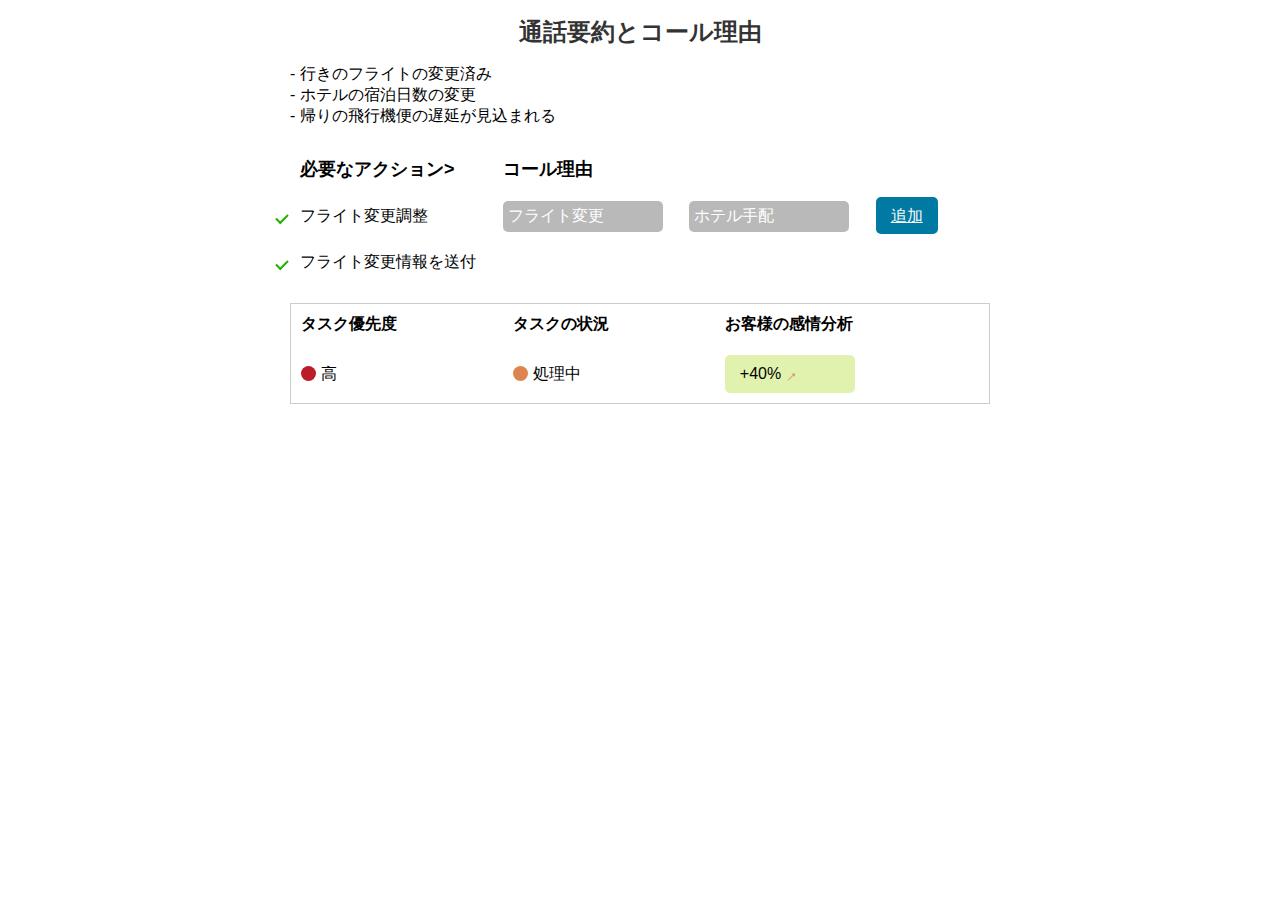
<file: call_sum_gbt.html>
<!DOCTYPE html>
<html lang="ja">
<head>
  <meta charset="utf-8">
  <title>通話要約とコール理由</title>
  <link rel="stylesheet" href="style/call_sum2.css">
</head>

<body>

  <div class="container">
    <h1>通話要約とコール理由</h1>

<ul>
<li class="sum">行きのフライトの変更済み</li>
<li class="sum">ホテルの宿泊日数の変更</li>
<li class="sum">帰りの飛行機便の遅延が見込まれる</li>
</ul>

    <table>
      <thead>
        <tr>
          <th><div class="title">必要なアクション></div></th>
          <th><div class="title">コール理由</div></th>
        </tr>
      </thead>
      <tbody>
        <tr>
          <td><ul><li class="check">フライト変更調整</li></ul> </td>
          <td><div class="selection">フライト変更 </div></td>
          <td><div class="selection">ホテル手配 </div></td>
          <td><div class="action"><a href="#" id="btnSend" class="btn btn--navy" onclick="sendRequest(' ')"> 追加</a></div></td>
        </tr>
        <tr>
          <td><ul><li class="check">フライト変更情報を送付</li></ul></td>
        </tr>
      </tbody>
    </table>

    <table class="border">
      <thead>
        <tr>
          <th>タスク優先度</th>
          <th>タスクの状況</th>
          <th>お客様の感情分析</th>
        </tr>
      </thead>
      <tbody>
        <tr>
          <td><li class="stred">高 </li></td>
          <td><li class="stora">処理中 </li></td>
          <td><li class="senti">+40%</li></div></td>
        </tr>
      </tbody>
    </table>
  </div>
</body>
</html>
</file>
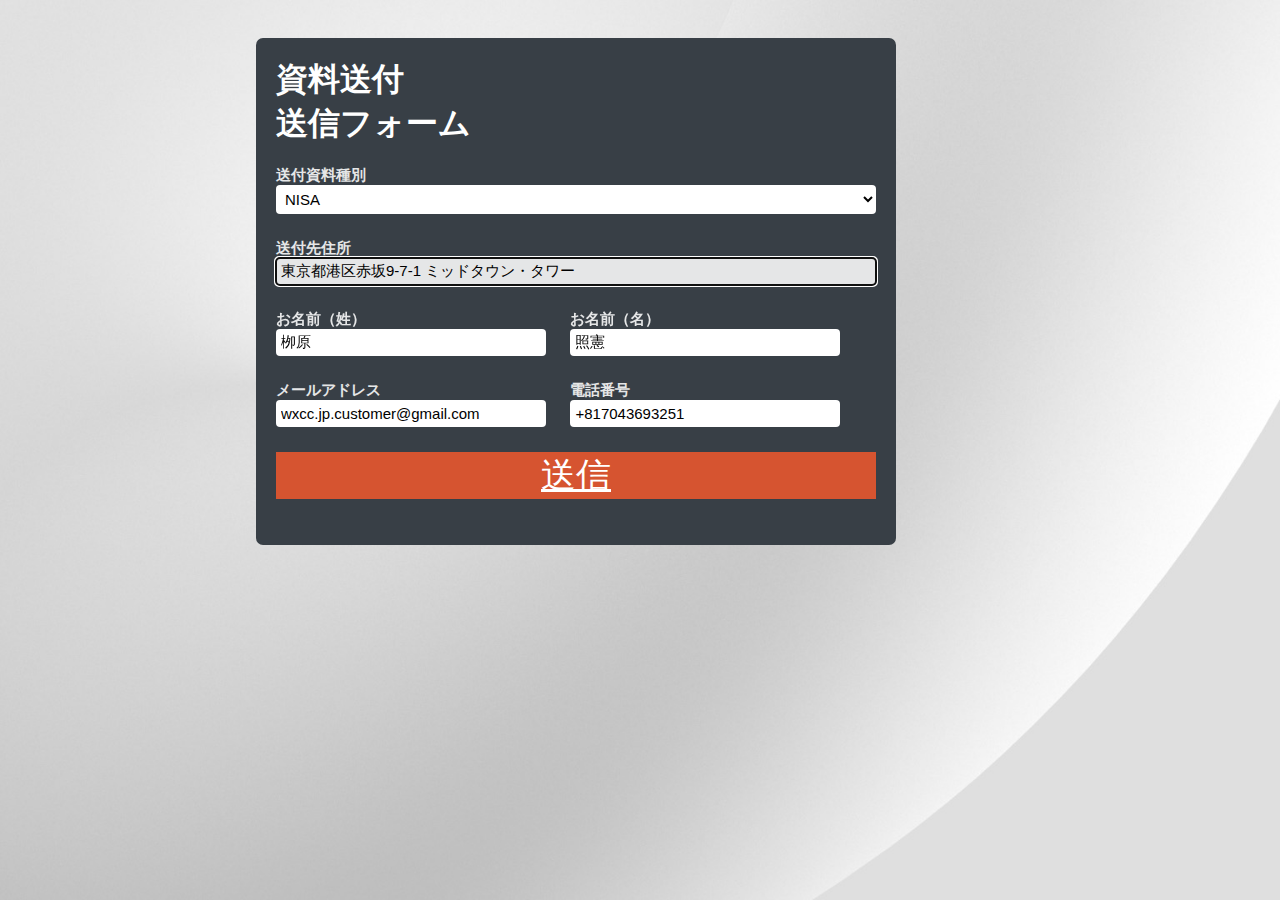
<file: doc_send_form.html>
<html lang="ja">
<head>
    <meta charset="UTF-8">
    <link rel="stylesheet" href="./style/gbt_form.css">
    <title>資料送付</title>
    <script type="text/javascript" src="./js/wxconnect_dsf.js"></script>
</head>

<body>
    <div id="contact-form" class="form-all">
        <div>
          <h1>資料送付<br>送信フォーム</h1> 
          <h4></h4> 
        </div>
          <p id="failure">エラーが発生しました。入力内容をご確認ください。</p>  
          <p id="success">申請が完了しました。結果については連絡先にお知らせいたします。</p>
            <form method="post" action="/">

            <div class="doc_type">
                <label for="doc_type">
                  <span class="required">送付資料種別</span> 
                  <select name="doc_type">
                    <option value="NISA">NISA</option>
                    <option value="JrNISA">ジュニアNISA</option>
                    <option value="chAdd">住所変更</option>
                    <option value="chCont">お取引コースの変更申込書</option>
                    <option value="NetClub">ネット倶楽部利用申込</option>
                  </select>
                </label> 
            </div>


            <div class="name_p">
                <label for="name_p">
                  <span class="required">送付先住所</span> 
                  <input type="text" id="address" name="name_p" value="東京都港区赤坂9-7-1 ミッドタウン・タワー" placeholder="" required="required" tabindex="1" autofocus="autofocus" />
                </label> 
            </div>
            <div class="relation">
                <label for="relation">
                  <span class="required">お名前（姓）</span> 
                  <input type="text" id="lastname" name="relation" value="栁原" placeholder="" required="required" tabindex="2" autofocus="autofocus" />
                </label> 
            </div>
            <div class="name_f">
                <label for="name_f">
                  <span class="required">お名前（名）</span> 
                  <input type="text" id="firstname" name="name_f" value="照憲" placeholder="" required="required" tabindex="3" autofocus="autofocus" />
                </label> 
            </div>
            <div class="email">
                <label for="email">
                  <span class="required">メールアドレス</span>
                  <input type="email" id="email" name="email" value="wxcc.jp.customer@gmail.com" placeholder="" tabindex="4" required="required" />
                </label>  
            </div>
            <div class="telephone">
                <label for="telephone">
                  <span class="required">電話番号</span>
                  <input type="tel" id="telephone" name="telephone" value="+817043693251" placeholder="" tabindex="5" required="required" />
                </label>  
            </div>
            <div class="sendInfo">              
                <a href="#" class="btn btn--green btn--radius" onclick="sendRequest(' ')">送信</a> 
            </div>
             </form>
      
        </div>
</body>
</html>
</file>
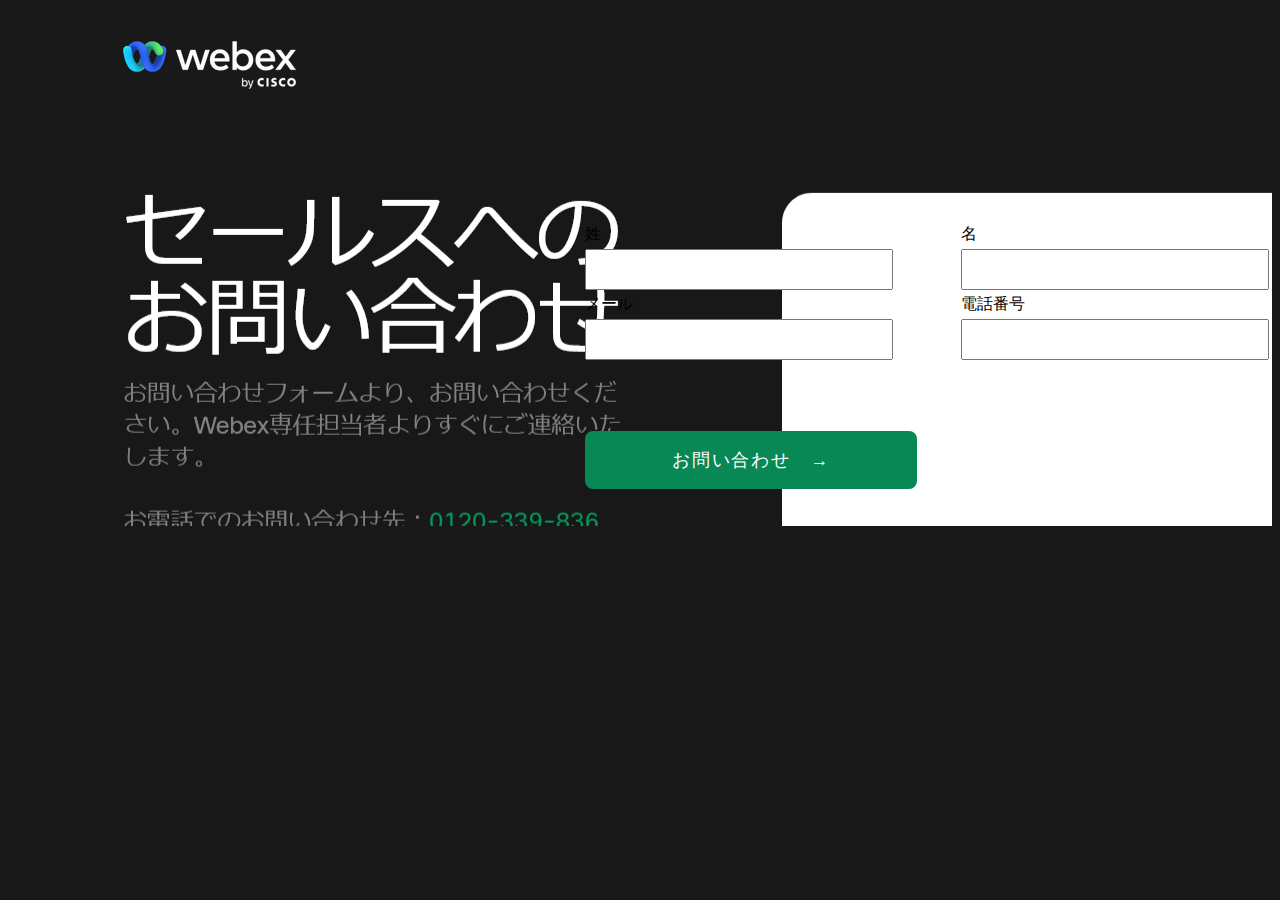
<file: form.html>
<!DOCTYPE HTML PUBLIC "-//W3C//DTD HTML 4.01 Frameset//EN" "http://www.w3.org/TR/html4/frameset.dtd">
<html lang="ja">
<head>
	<meta charset="UTF-8">
	<meta http-equiv="X-UA-Compatible" content="IE=edge">
	<meta name="viewport" content="width=device-width, initial-scale=1.0">
	<link rel="stylesheet" href="./style/form.css">
	<!-- script type="text/javascript" src="./js/webexcc.js"></script-->
	<script type="text/javascript" src="./js/send_email_video_link.js"></script>
	
	<title>Cisco Webex | 担当者へのお問い合わせ</title>


<body bgcolor="#191919">

<style>
<!--
td.a {
	color: #fff;
	font-size: xx-large;
}
-->

</style>

<div style="background: url(form.png); background-repeat: no-repeat;">
	<p>
		　<br>　<br>　<br>　<br>　<br>　<br>　<br>　<br>　<br>
	</p>
	<p >
	<table>
		<tr>
			<td rowspan="10" width="820"></td>
			<td width="400">姓</td>
			<td>名</td>
		</tr>
		<tr>
			<td><input type="text" id="lastname" name="lastname" required size="45"></td>
			<td><input type="text" id="firstname" name="firstname" required size="45"></td>
		</tr>
		<tr>
			<td>メール</td>
			<td>電話番号</td>
		</tr>
		<tr>
			<td><input type="text" id="mail" name="mail" size="45"></td>
			<td><input type="text" id="tell" name="tell" size="45"></td>
		</tr>
		<tr>
			<td colspan="2">　<br>　<br>　<br></td>
		</tr>
		<tr>
			<td colspan="2"><a href="#" class="btn btn--green btn--radius" onclick="sendRequest(' ')">お問い合わせ　→</a></td>
		</tr>
	</table>
	</p>
	<br>

</div>
</body>


</html>
</file>
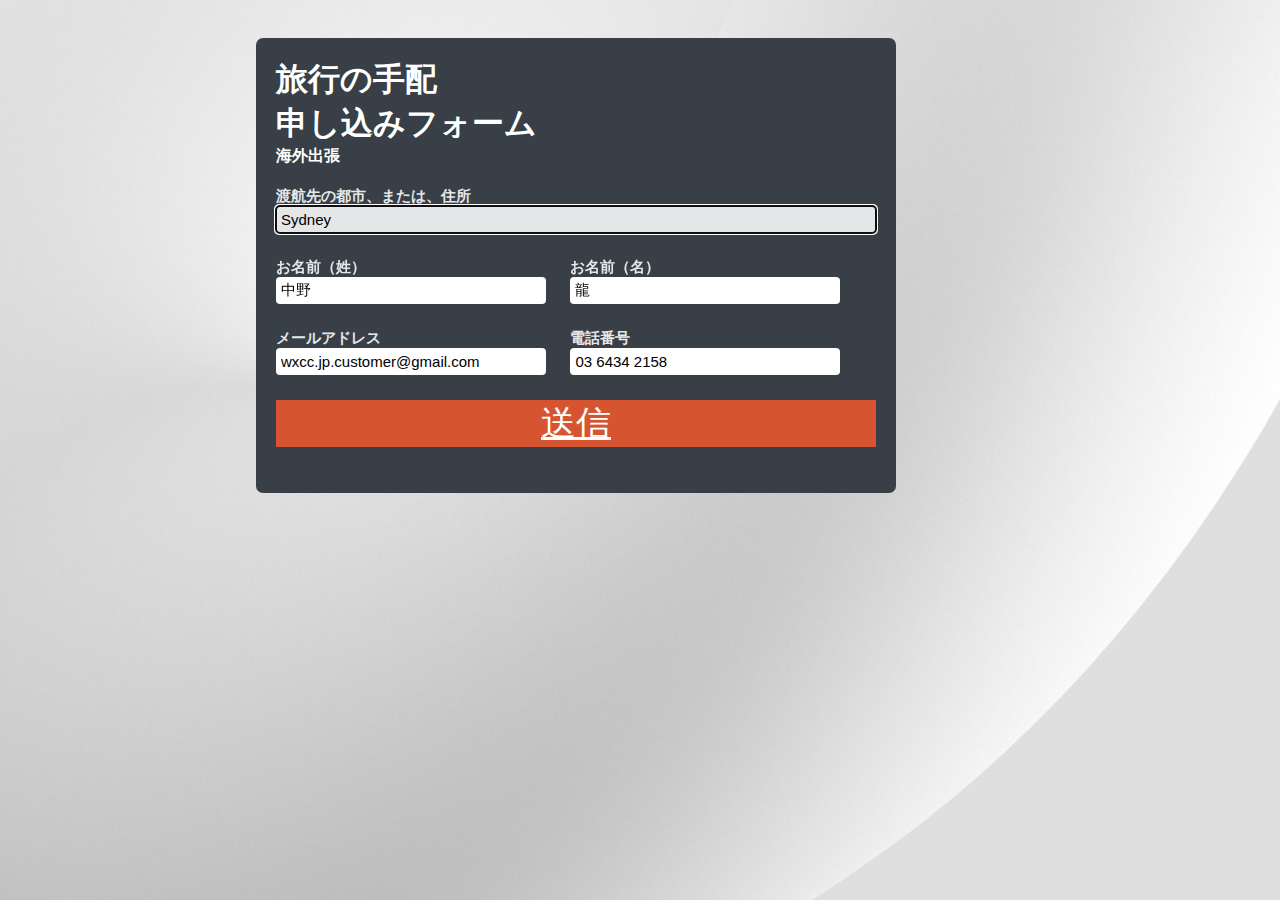
<file: gbt_form.html>
<html lang="ja">
<head>
    <meta charset="UTF-8">
    <link rel="stylesheet" href="./style/gbt_form.css">
    <title>旅行の手配</title>
    <script type="text/javascript" src="./js/wxconnect_gbt.js"></script>
</head>

<body>
    <div id="contact-form" class="form-all">
        <div>
          <h1>旅行の手配<br>申し込みフォーム</h1> 
          <h4>海外出張</h4> 
        </div>
          <p id="failure">エラーが発生しました。入力内容をご確認ください。</p>  
          <p id="success">申請が完了しました。結果については連絡先にお知らせいたします。</p>
            <form method="post" action="/">
            <div class="name_p">
                <label for="name_p">
                  <span class="required">渡航先の都市、または、住所</span> 
                  <input type="text" id="address" name="name_p" value="Sydney" placeholder="" required="required" tabindex="1" autofocus="autofocus" />
                </label> 
            </div>
            <div class="relation">
                <label for="relation">
                  <span class="required">お名前（姓）</span> 
                  <input type="text" id="lastname" name="relation" value="中野" placeholder="" required="required" tabindex="2" autofocus="autofocus" />
                </label> 
            </div>
            <div class="name_f">
                <label for="name_f">
                  <span class="required">お名前（名）</span> 
                  <input type="text" id="firstname" name="name_f" value="龍" placeholder="" required="required" tabindex="3" autofocus="autofocus" />
                </label> 
            </div>
            <div class="email">
                <label for="email">
                  <span class="required">メールアドレス</span>
                  <input type="email" id="email" name="email" value="wxcc.jp.customer@gmail.com" placeholder="" tabindex="4" required="required" />
                </label>  
            </div>
            <div class="telephone">
                <label for="telephone">
                  <span class="required">電話番号</span>
                  <input type="tel" id="telephone" name="telephone" value="03 6434 2158" placeholder="" tabindex="5" required="required" />
                </label>  
            </div>
            <div class="sendInfo">              
                <a href="#" class="btn btn--green btn--radius" onclick="sendRequest(' ')">送信</a> 
            </div>
             </form>
      
        </div>
</body>
</html>
</file>
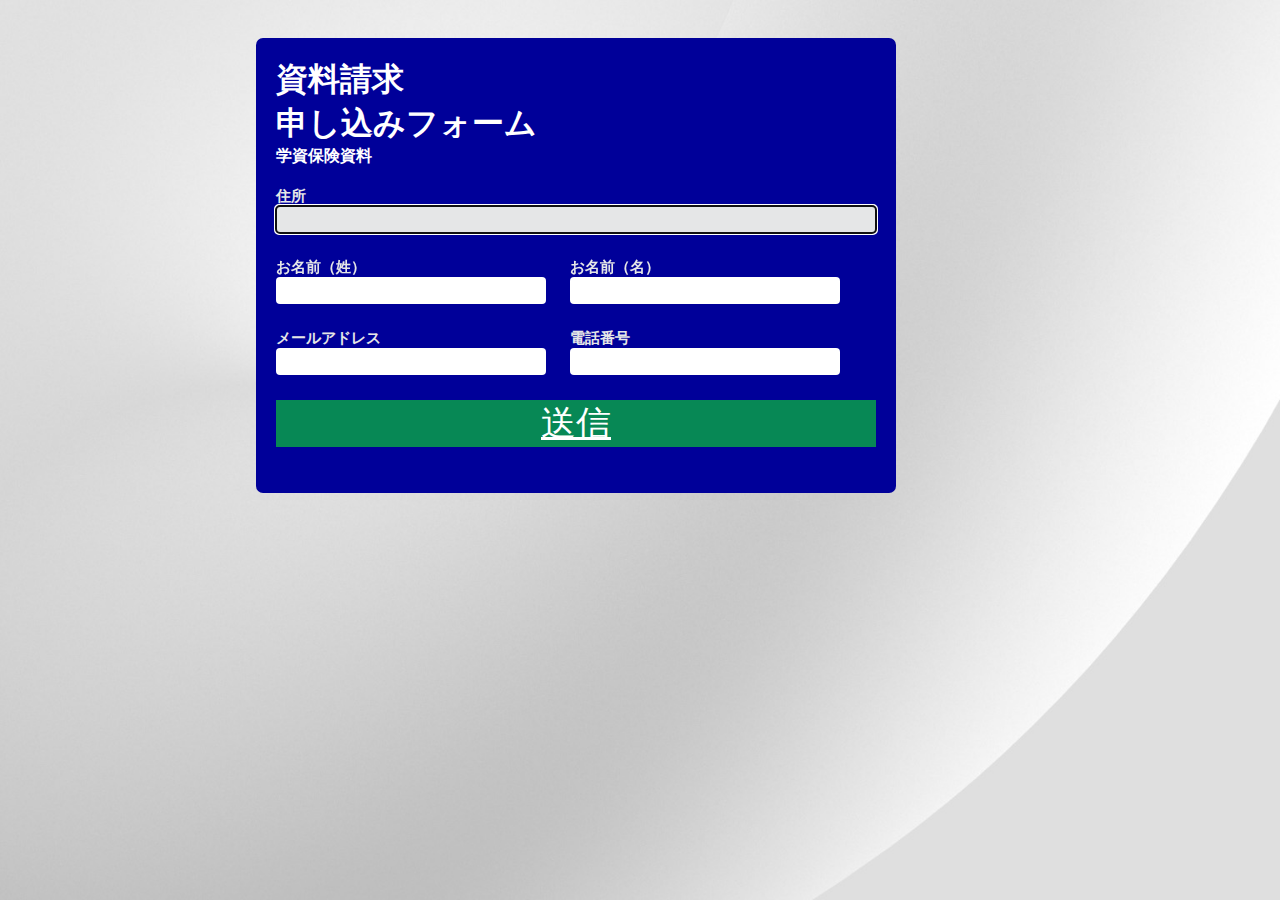
<file: kanpo_form.html>
<html lang="ja">
<head>
    <meta charset="UTF-8">
    <link rel="stylesheet" href="./style/kanpo_form.css">
    <title>かんぽ生命|資料請求</title>
    <script type="text/javascript" src="./js/wxconnect_kanpo.js"></script>
</head>

<body>
    <div id="contact-form" class="form-all">
        <div>
          <h1>資料請求<br>申し込みフォーム</h1> 
          <h4>学資保険資料</h4> 
        </div>
          <p id="failure">エラーが発生しました。入力内容をご確認ください。</p>  
          <p id="success">申請が完了しました。結果については連絡先にお知らせいたします。</p>
            <form method="post" action="/">
            <div>
                <label for="name_p">
                  <span class="required">住所</span> 
                  <input type="text" id="address" name="name_p" value="" placeholder="" required="required" tabindex="1" autofocus="autofocus" />
                </label> 
            </div>
            <div class="name_f">
                <label for="name_f">
                  <span class="required">お名前（姓）</span> 
                  <input type="text" id="firstname" name="name_f" value="" placeholder="" required="required" tabindex="2" autofocus="autofocus" />
                </label> 
            </div>
            <div class="relation">
                <label for="relation">
                  <span class="required">お名前（名）</span> 
                  <input type="text" id="lastname" name="relation" value="" placeholder="" required="required" tabindex="3" autofocus="autofocus" />
                </label> 
            </div>
            <div class="email">
                <label for="email">
                  <span class="required">メールアドレス</span>
                  <input type="email" id="email" name="email" value="" placeholder="" tabindex="4" required="required" />
                </label>  
            </div>
            <div class="telephone">
                <label for="telephone">
                  <span class="required">電話番号</span>
                  <input type="tel" id="telephone" name="telephone" value="" placeholder="" tabindex="5" required="required" />
                </label>  
            </div>
            <div class="sendInfo">              
                <a href="#" class="btn btn--green btn--radius" onclick="sendRequest(' ')">送信</a> 
            </div>
             </form>
      
        </div>
</body>
</html>
</file>
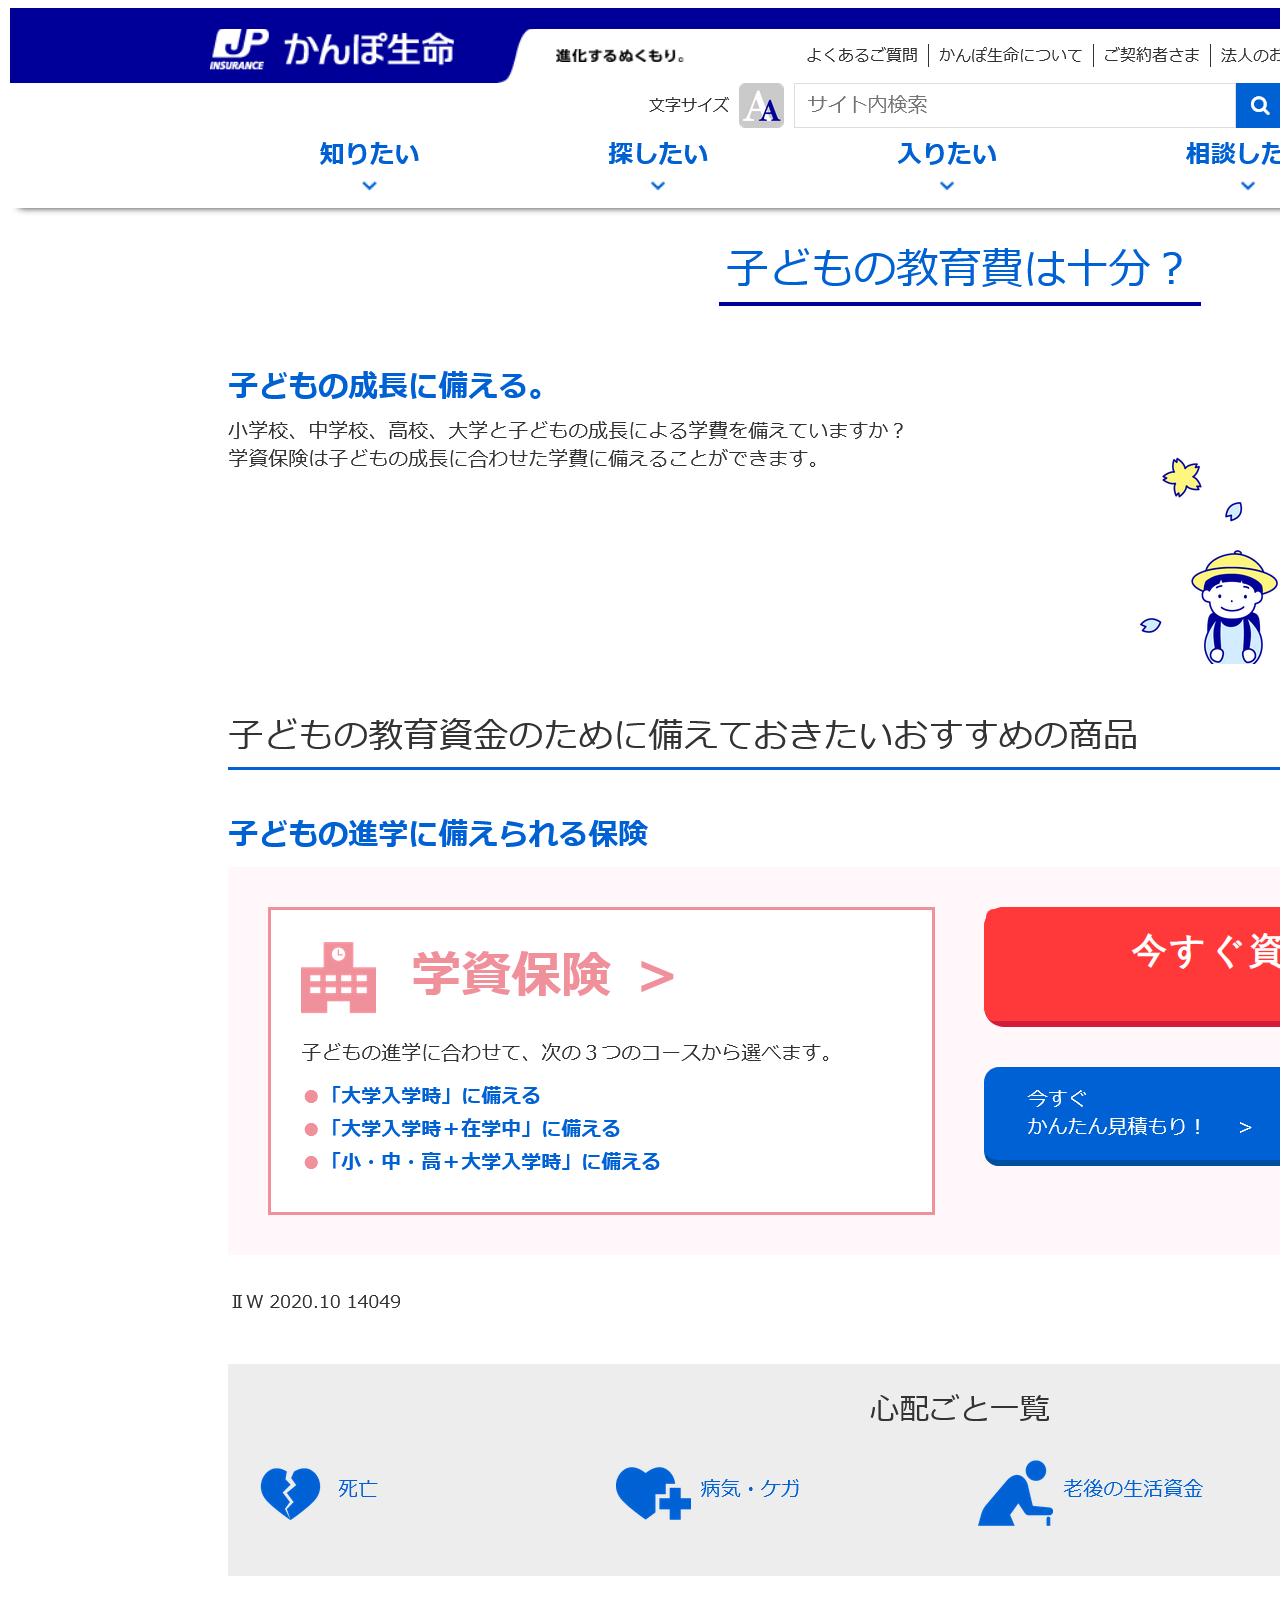
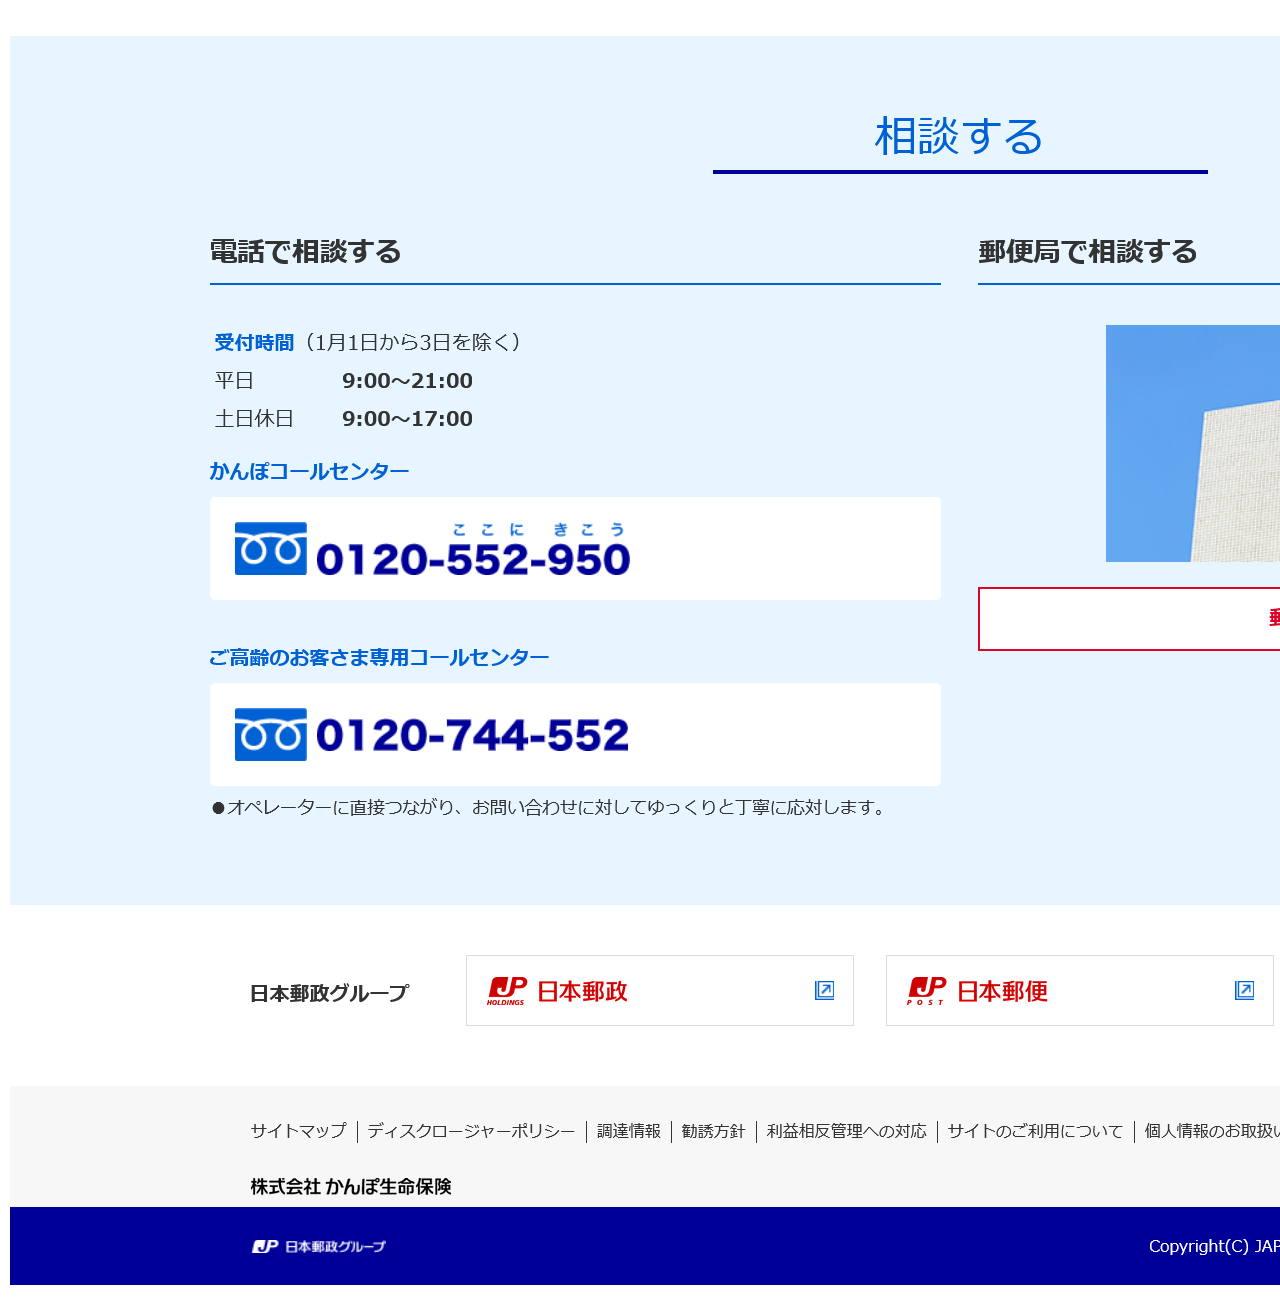
<file: kanpo_main.html>
<html lang="ja">
<head>
	<meta charset="UTF-8">
	<link rel="stylesheet" href="./style/kanpo.css">
	<title>かんぽ生命</title>
</head>

<body>
<div class="wrapper">
	<p>
        <div class="act">
	<table>
		<tr>
			<td hight="50"><a href="kanpo_form.html" class="btn btn--red btn--radius">今すぐ資料請求！ ＞</a></td>
			<td hight="50"><a href="form.html" class="btn"></a></td>
		</tr>
	</table>
        </div>
	</p>
</div>
</body>
</html>
</file>
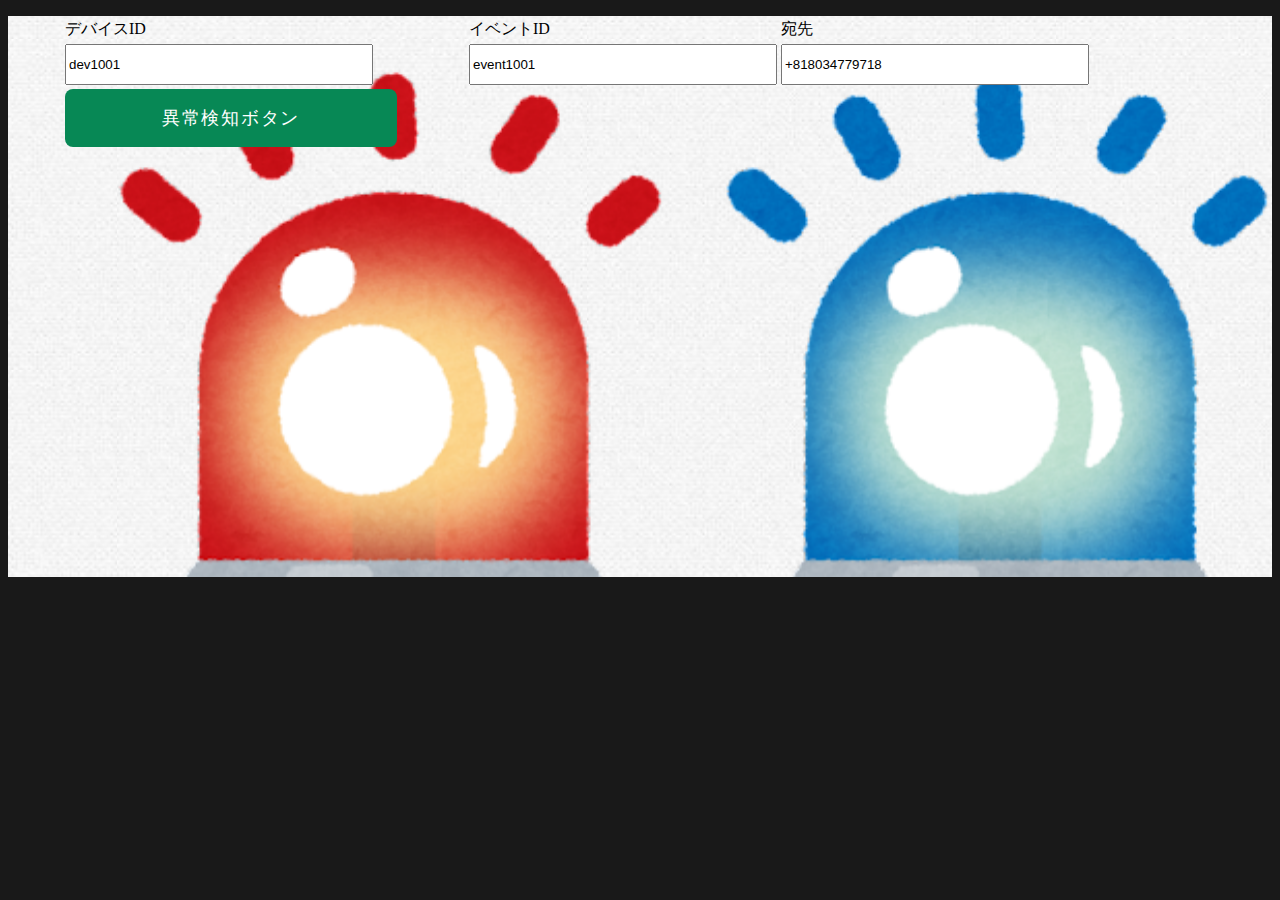
<file: mnf_iot_notify.html>
<!DOCTYPE HTML PUBLIC "-//W3C//DTD HTML 4.01 Frameset//EN" "http://www.w3.org/TR/html4/frameset.dtd">
<html lang="ja">
<head>
	<meta charset="UTF-8">
	<meta http-equiv="X-UA-Compatible" content="IE=edge">
	<meta name="viewport" content="width=device-width, initial-scale=1.0">
	<link rel="stylesheet" href="./style/form.css">
	<script type="text/javascript" src="./js/mnf_iot_notify.js"></script>
	<title>製造業向け | IOT検知フォーム </title>


<body bgcolor="#191919">

<style>
<!--
td.a {
	color: #fff;
	font-size: xx-large;
}
-->

</style>

<div style="background: url(mnf_iot_notify.png); background-repeat: no-repeat;">
	<p>
	</p>
	<p >
	<table>
		<tr>
			<td rowspan="10" width="50"></td>
			<td width="400" id="a">デバイスID</td>
			<td>イベントID</td>
			<td>宛先</td>
		</tr>
		<tr>
			<td><input type="text" id="deviceID" name="deviceID" required size="45" value="dev1001"></td>
			<td><input type="text" id="eventID" name="eventID" required size="45" value="event1001"></td>
			<td><input type="text" id="telNum" name="telNum" required size="45" value="+818034779718"></td>
		</tr>
		<tr>
			
			<td colspan="3"><div id="btnArea2" class="btnArea2"><a href="#" id="btnSend" class="btn btn--green btn--radius" onclick="sendRequest(' ')">異常検知ボタン</a></div></td>
			
		</tr>
	</table>
	</p>
	<br> <br>　<br>　<br>　<br>　<br>　<br> <br>　<br>　<br>　<br>　<br>　<br>　<br>　<br>　<br>　<br>　<br>　<br>　
</div>
</body>


</html>
</file>
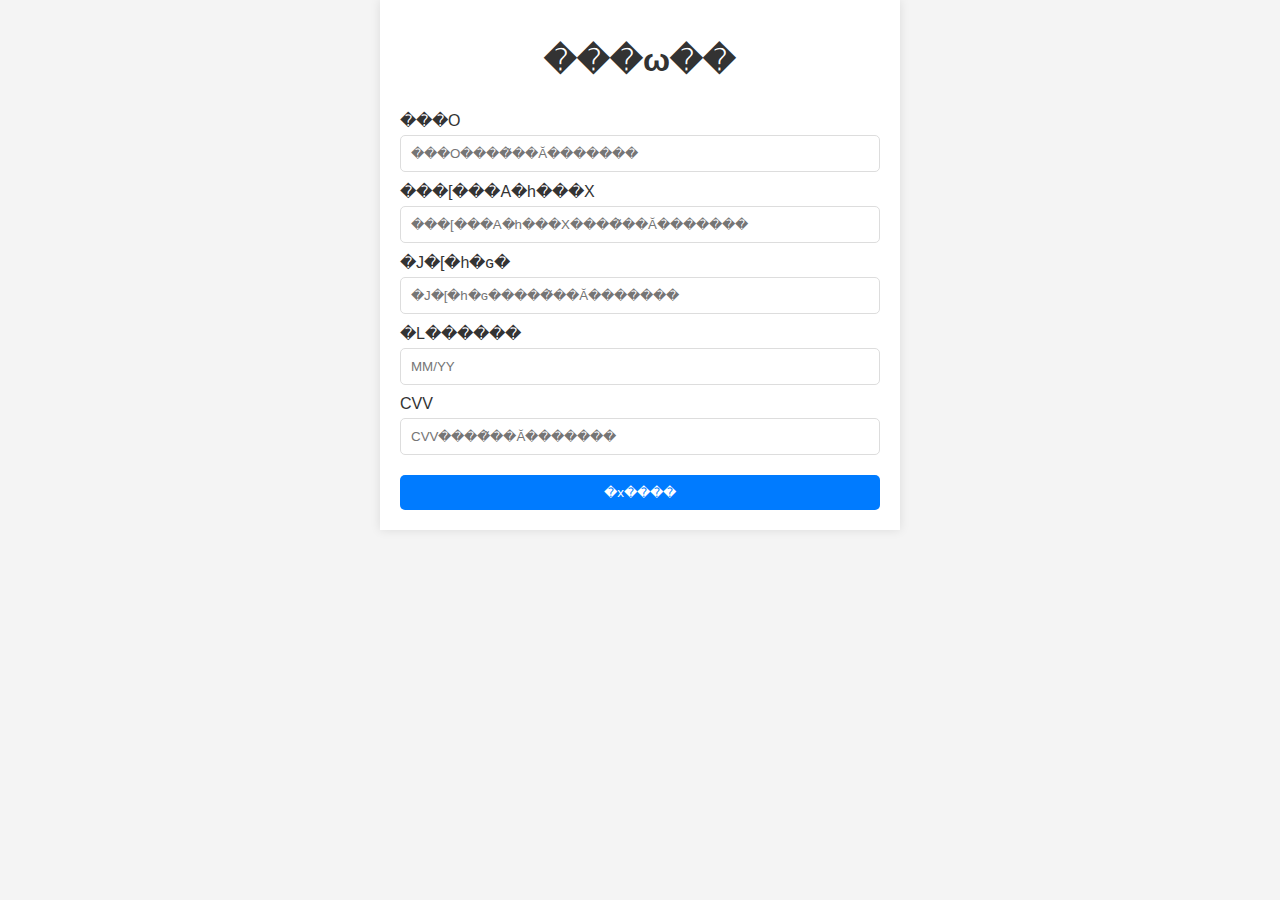
<file: payment.html>
<!DOCTYPE html>
<html lang="ja">
<head>
    <meta charset="UTF-8">
    <meta name="viewport" content="width=device-width, initial-scale=1.0">
    <title>���ω��</title>
    <style>
        body {
            font-family: Arial, sans-serif;
            margin: 0;
            padding: 0;
            background-color: #f4f4f4;
        }
        .container {
            max-width: 480px;
            margin: auto;
            padding: 20px;
            background-color: #fff;
            box-shadow: 0 0 10px rgba(0, 0, 0, 0.1);
        }
        h1 {
            text-align: center;
            color: #333;
        }
        form {
            display: flex;
            flex-direction: column;
        }
        label {
            margin-top: 10px;
            color: #333;
        }
        input[type="text"],
        input[type="number"],
        input[type="email"] {
            padding: 10px;
            margin-top: 5px;
            border: 1px solid #ddd;
            border-radius: 5px;
            width: 100%;
            box-sizing: border-box;
        }
        button {
            margin-top: 20px;
            padding: 10px;
            background-color: #007BFF;
            color: white;
            border: none;
            border-radius: 5px;
            cursor: pointer;
        }
        button:hover {
            background-color: #0056b3;
        }
    </style>
</head>
<body>
    <div class="container">
        <h1>���ω��</h1>
        <form>
            <label for="name">���O</label>
            <input type="text" id="name" name="name" placeholder="���O����͂��Ă�������" required>
            
            <label for="email">���[���A�h���X</label>
            <input type="email" id="email" name="email" placeholder="���[���A�h���X����͂��Ă�������" required>
            
            <label for="card-number">�J�[�h�ԍ�</label>
            <input type="number" id="card-number" name="card-number" placeholder="�J�[�h�ԍ�����͂��Ă�������" required>
            
            <label for="expiry-date">�L������</label>
            <input type="text" id="expiry-date" name="expiry-date" placeholder="MM/YY" required>
            
            <label for="cvv">CVV</label>
            <input type="number" id="cvv" name="cvv" placeholder="CVV����͂��Ă�������" required>
            
            <button type="submit">�x����</button>
        </form>
    </div>
</body>
</html>
</file>
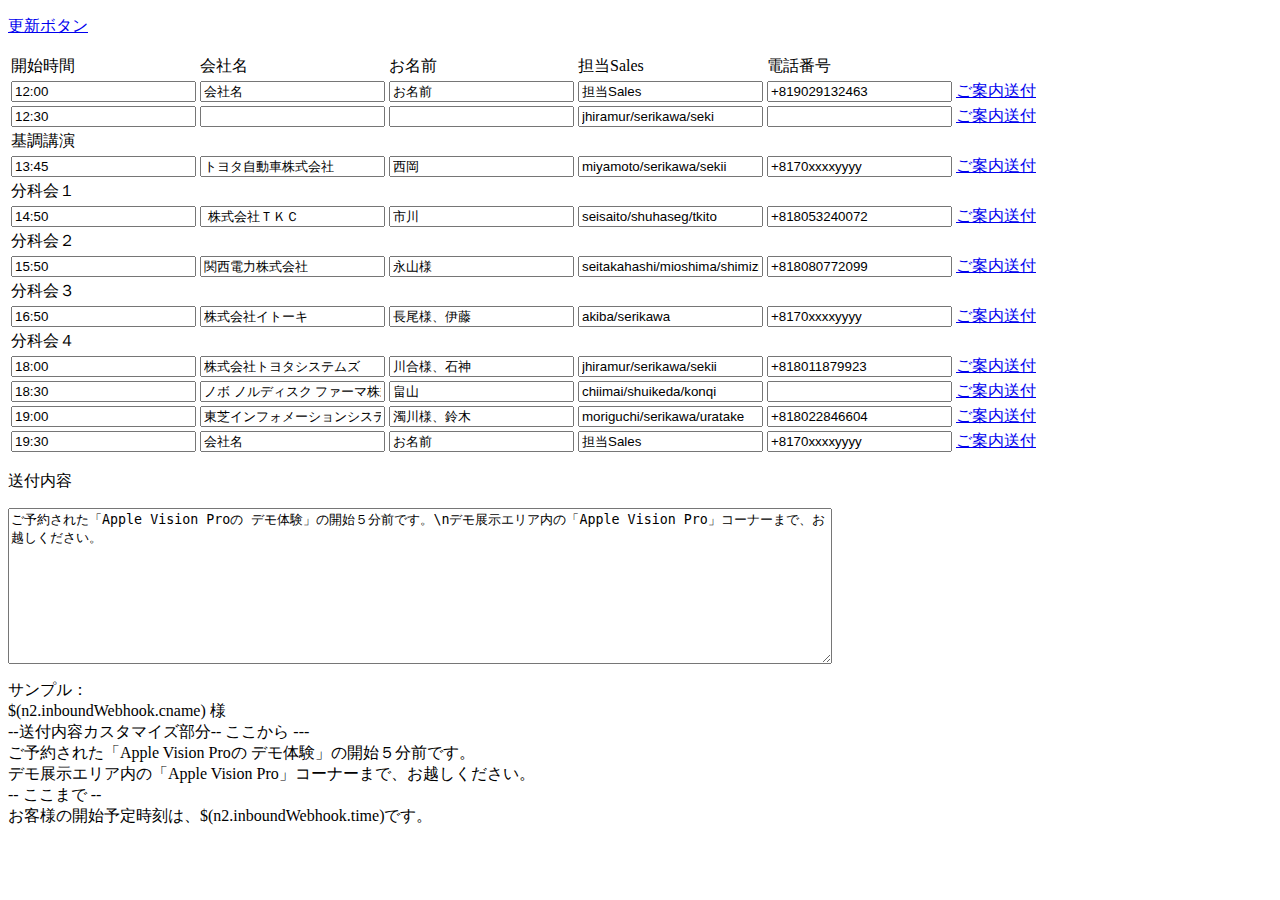
<file: send_sms_appleVP.html>
<!DOCTYPE HTML PUBLIC "-//W3C//DTD HTML 4.01 Frameset//EN" "http://www.w3.org/TR/html4/frameset.dtd">
<html lang="ja">
<head>
	<meta charset="UTF-8">
	<meta http-equiv="X-UA-Compatible" content="IE=edge">
	<meta name="viewport" content="width=device-width, initial-scale=1.0">
	<link rel="stylesheet" href="https://notify-avp.glitch.me/form_sms_apv.css">
	<script type="text/javascript" src="https://notify-avp.glitch.me/send_sms_avp.js"></script>
	<title>WebexOne 2024 - Apple Vision Pro 通知フォーム </title>
  
  <style>
  </style>
  
  </head>
<body>
	<div class="main">
	<p>
	<a href="#" id="btnUpd" class="btn btn--black" onclick="updateRec()">更新ボタン</a>
	</p>
	<p>
	<table>
		<tr>
			<td width="150" id="time_0">開始時間</td>
			<td width="150" id="company_0">会社名</td>
			<td width="150" id="name_0">お名前</td>
			<td width="150" id="sales_0">担当Sales</td>
			<td width="150" id="tel_0">電話番号</td>
			<td width="300" id="btnSend_0"></td>
		</tr>
		<tr>
			<td><input type="text" id="time_1" name="time_1" required size="20" value="12:00"></td>
			<td><input type="text" id="company_1" name="company_1" required size="20" value="会社名"></td>
			<td><input type="text" id="name_1" name="name_1" required size="20" value="お名前"></td>
			<td><input type="text" id="sales_1" name="sales_1" required size="20" value="担当Sales"></td>
			<td><input type="text" id="tel_1" name="tel_1" required size="20" value="+819029132463"></td>
			<td><a href="#" id="btnSend_1" class="btn btn--green" onclick="sendRequest('_1')">ご案内送付</a></td>
		</tr>
		<tr>
			<td><input type="text" id="time_2" name="time_2" required size="20" value="12:30"></td>
			<td><input type="text" id="company_2" name="company_2" required size="20" value=""></td>
			<td><input type="text" id="name_2" name="name_2" required size="20" value=""></td>
			<td><input type="text" id="sales_2" name="sales_2" required size="20" value="jhiramur/serikawa/seki"></td>
			<td><input type="text" id="tel_2" name="tel_2" required size="20" value=""></td>
			<td><a href="#" id="btnSend_2" class="btn btn--green" onclick="sendRequest('_2')">ご案内送付</a></td>
		</tr>
		<tr>
			<td colspan="5" width="100" scope="col">基調講演</td>
		</tr>
		<tr>
			<td><input type="text" id="time_3" name="time_3" required size="20" value="13:45"></td>
			<td><input type="text" id="company_3" name="company_3" required size="20" value="トヨタ自動車株式会社"></td>
			<td><input type="text" id="name_3" name="name_3" required size="20" value="西岡"></td>
			<td><input type="text" id="sales_3" name="sales_3" required size="20" value="miyamoto/serikawa/sekii"></td>
			<td><input type="text" id="tel_3" name="tel_3" required size="20" value="+8170xxxxyyyy"></td>
			<td><a href="#" id="btnSend_3" class="btn btn--green" onclick="sendRequest('_3')">ご案内送付</a></td>
		</tr>
		<tr>
			<td colspan="5" width="100" scope="col">分科会１</td>
		</tr>
		<tr>
			<td><input type="text" id="time_4" name="time_4" required size="20" value="14:50"></td>
			<td><input type="text" id="company_4" name="company_4" required size="20" value=" 株式会社ＴＫＣ"></td>
			<td><input type="text" id="name_4" name="name_4" required size="20" value="市川"></td>
			<td><input type="text" id="sales_4" name="sales_4" required size="20" value="seisaito/shuhaseg/tkito"></td>
			<td><input type="text" id="tel_4" name="tel_4" required size="20" value="+818053240072"></td>
			<td><a href="#" id="btnSend_4" class="btn btn--green" onclick="sendRequest('_4')">ご案内送付</a></td>
		</tr>
		<tr>
			<td colspan="5" width="100" scope="col">分科会２</td>
		</tr>
		<tr>
			<td><input type="text" id="time_5" name="time_5" required size="20" value="15:50"></td>
			<td><input type="text" id="company_5" name="company_5" required size="20" value="関西電力株式会社"></td>
			<td><input type="text" id="name_5" name="name_5" required size="20" value="永山様"></td>
			<td><input type="text" id="sales_5" name="sales_5" required size="20" value="seitakahashi/mioshima/shimizu"></td>
			<td><input type="text" id="tel_5" name="tel_5" required size="20" value="+818080772099"></td>
			<td><a href="#" id="btnSend_5" class="btn btn--green" onclick="sendRequest('_5')">ご案内送付</a></td>
		</tr>
		<tr>
			<td colspan="5" width="100" scope="col">分科会３</td>
		</tr>
		<tr>
			<td><input type="text" id="time_6" name="time_6" required size="20" value="16:50"></td>
			<td><input type="text" id="company_6" name="company_6" required size="20" value="株式会社イトーキ"></td>
			<td><input type="text" id="name_6" name="name_6" required size="20" value="長尾様、伊藤"></td>
			<td><input type="text" id="sales_6" name="sales_6" required size="20" value="akiba/serikawa"></td>
			<td><input type="text" id="tel_6" name="tel_6" required size="20" value="+8170xxxxyyyy"></td>
			<td><a href="#" id="btnSend_6" class="btn btn--green" onclick="sendRequest('_6')">ご案内送付</a></td>
		</tr>
		<tr>
			<td colspan="5" width="100" scope="col">分科会４</td>
		</tr>
		<tr>
			<td><input type="text" id="time_7" name="time_7" required size="20" value="18:00"></td>
			<td><input type="text" id="company_7" name="company_7" required size="20" value="株式会社トヨタシステムズ"></td>
			<td><input type="text" id="name_7" name="name_7" required size="20" value="川合様、石神"></td>
			<td><input type="text" id="sales_7" name="sales_7" required size="20" value="jhiramur/serikawa/sekii"></td>
			<td><input type="text" id="tel_7" name="tel_7" required size="20" value="+818011879923"></td>
			<td><a href="#" id="btnSend_7" class="btn btn--green" onclick="sendRequest('_7')">ご案内送付</a></td>
		</tr>
		<tr>
			<td><input type="text" id="time_8" name="time_8" required size="20" value="18:30"></td>
			<td><input type="text" id="company_8" name="company_8" required size="20" value="ノボ ノルディスク ファーマ株式会社"></td>
			<td><input type="text" id="name_8" name="name_8" required size="20" value="畠山"></td>
			<td><input type="text" id="sales_8" name="sales_8" required size="20" value="chiimai/shuikeda/konqi"></td>
			<td><input type="text" id="tel_8" name="tel_8" required size="20" value=""></td>
			<td><a href="#" id="btnSend_8" class="btn btn--green" onclick="sendRequest('_8')">ご案内送付</a></td>
		</tr>
		<tr>
			<td><input type="text" id="time_9" name="time_9" required size="20" value="19:00"></td>
			<td><input type="text" id="company_9" name="company_9" required size="20" value="東芝インフォメーションシステムズ株式会社"></td>
			<td><input type="text" id="name_9" name="name_9" required size="20" value="濁川様、鈴木"></td>
			<td><input type="text" id="sales_9" name="sales_9" required size="20" value="moriguchi/serikawa/uratake"></td>
			<td><input type="text" id="tel_9" name="tel_9" required size="20" value="+818022846604"></td>
			<td><a href="#" id="btnSend_9" class="btn btn--green" onclick="sendRequest('_9')">ご案内送付</a></td>
		</tr>
		<tr>
			<td><input type="text" id="time_10" name="time_10" required size="20" value="19:30"></td>
			<td><input type="text" id="company_10" name="company_10" required size="20" value="会社名"></td>
			<td><input type="text" id="name_10" name="name_10" required size="20" value="お名前"></td>
			<td><input type="text" id="sales_10" name="sales_10" required size="20" value="担当Sales"></td>
			<td><input type="text" id="tel_10" name="tel_10" required size="20" value="+8170xxxxyyyy"></td>
			<td><a href="#" id="btnSend_10" class="btn btn--green" onclick="sendRequest('_10')">ご案内送付</a></td>
		</tr>
	</table>
	</p>
	<p> 送付内容 </p>
	<textarea type="text" id="context" name="context" size="2000" cols="100" rows="10">ご予約された「Apple Vision Proの デモ体験」の開始５分前です。\nデモ展示エリア内の「Apple Vision Pro」コーナーまで、お越しください。</textarea>

	<p>
		サンプル：<br>
		$(n2.inboundWebhook.cname) 様 <br>
		--送付内容カスタマイズ部分-- ここから --- <br>
		ご予約された「Apple Vision Proの デモ体験」の開始５分前です。<br>
		デモ展示エリア内の「Apple Vision Pro」コーナーまで、お越しください。<br>
		-- ここまで -- <br>
		お客様の開始予定時刻は、$(n2.inboundWebhook.time)です。
	</p>
	</div>

</body>


</html>
</file>
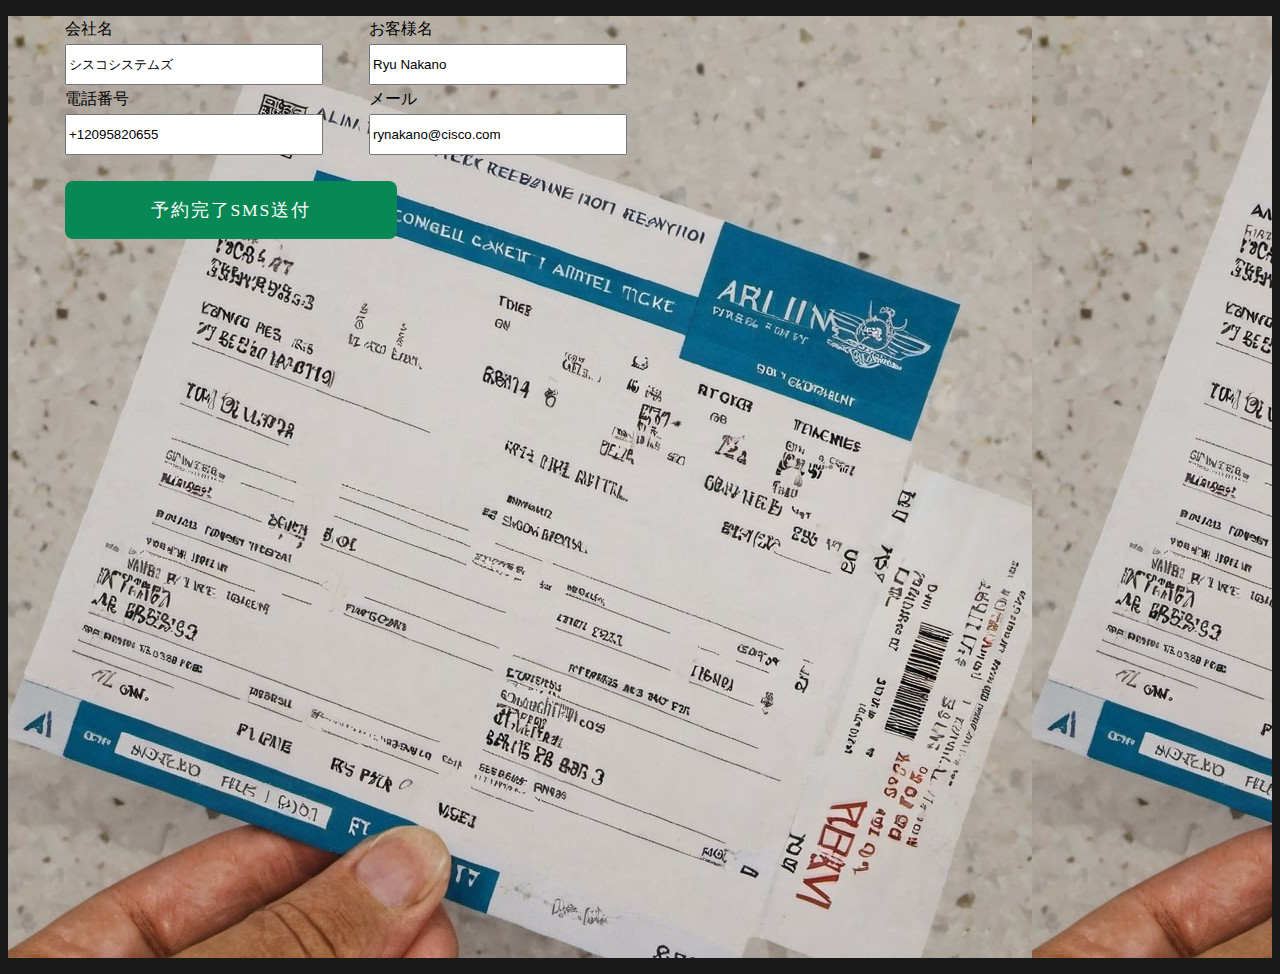
<file: send_sms_gbt_booked.html>
<!DOCTYPE HTML PUBLIC "-//W3C//DTD HTML 4.01 Frameset//EN" "http://www.w3.org/TR/html4/frameset.dtd">
<html lang="ja">
<head>
	<meta charset="UTF-8">
    <meta name="viewport" content="width=device-width, initial-scale=1" />
    <style>font-size: medium;</style>
	<link rel="stylesheet" href="./style/form_sms.css">
	<script type="text/javascript" src="./js/send_sms_gbt_booked.js"></script>
	<title>航空券の予約完了通知 </title>
</head>

<body bgcolor="#191919">

<div style="background: url(AirLineTicket.jpg); background-repeat: repeat;">
	<p>
	<table>
		<tr>
			<td rowspan="10" width="50"></td>
			<td width="300" id="a">会社名</td>
			<td width="300" id="b">お客様名</td>
		</tr>
		<tr>
			<td><input type="text" id="companyName" name="companyName" required size="20" style="width:250px" value="シスコシステムズ"></td>
			<td><input type="text" id="customerName" name="customerName" required size="20" style="width:250px"  value="Ryu Nakano"></td>
		</tr>
		<tr>
			<td>電話番号</td>
			<td>メール</td>
		</tr>
		<tr>
			<td><input type="text" id="phone" name="phone" size="20"  style="width:250px" value="+12095820655"></td>
			<td><input type="text" id="mail" name="mail" size="20" style="width:250px"  value="rynakano@cisco.com"></td>
		</tr>
		<tr>
			<td>
				<BR>
				<input type="hidden" id="destination" name="destination" value="+15094082332">
				<input type="hidden" id="destination-ryu" name="destination-ryu" value="+14402079228">
			</td>
		</tr>
		<tr>
			<td colspan="2"><a href="#" id="btnSend" class="btn btn--green btn--radius" onclick="sendRequest(' ')">予約完了SMS送付</a></td>
		</tr>
	</table>
	</p>
	<p style="height: 700px;">
	</p>
</div>
</body>

</html>
</file>
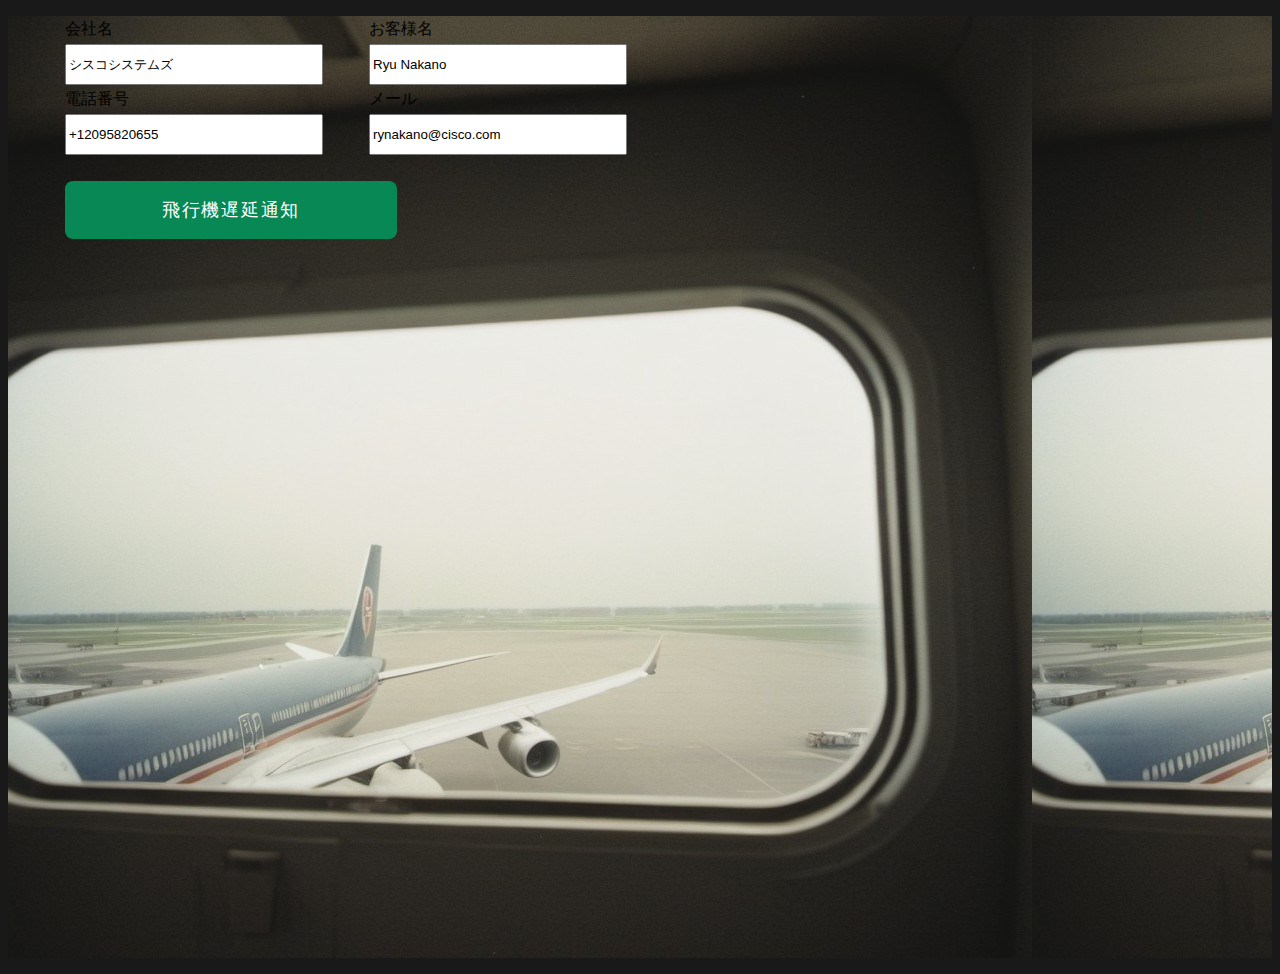
<file: send_sms_gbt_delayed.html>
<!DOCTYPE HTML PUBLIC "-//W3C//DTD HTML 4.01 Frameset//EN" "http://www.w3.org/TR/html4/frameset.dtd">
<html lang="ja">
<head>
	<meta charset="UTF-8">
    <meta name="viewport" content="width=device-width, initial-scale=1" />
    <style>font-size: medium;</style>
	<link rel="stylesheet" href="./style/form_sms.css">
	<script type="text/javascript" src="./js/send_sms_gbt_delayed.js"></script>
	<title>飛行機の遅延</title>
</head>

<body bgcolor="#191919">

<div style="background: url(DelayedPlane.jpg); background-repeat: repeat;">
	<p>
	<table>
		<tr>
			<td rowspan="10" width="50"></td>
			<td width="300" id="a">会社名</td>
			<td width="300" id="b">お客様名</td>
		</tr>
		<tr>
			<td><input type="text" id="companyName" name="companyName" required size="20" style="width:250px" value="シスコシステムズ"></td>
			<td><input type="text" id="customerName" name="customerName" required size="20" style="width:250px"  value="Ryu Nakano"></td>
		</tr>
		<tr>
			<td>電話番号</td>
			<td>メール</td>
		</tr>
		<tr>
			<td><input type="text" id="phone" name="phone" size="20"  style="width:250px" value="+12095820655"></td>
			<td><input type="text" id="mail" name="mail" size="20" style="width:250px"  value="rynakano@cisco.com"></td>
		</tr>
		<tr>
			<td>
				<BR>
				<input type="hidden" id="destination" name="destination" value="+15094082332">
				<input type="hidden" id="destination-ryu" name="destination-ryu" value="+14402079228">
			</td>
		</tr>
		<tr>
			<td colspan="2"><a href="#" id="btnSend" class="btn btn--green btn--radius" onclick="sendRequest(' ')">飛行機遅延通知 </a></td>
		</tr>
	</table>
	</p>
	<p style="height: 700px;">
	</p>
</div>
</body>

</html>
</file>
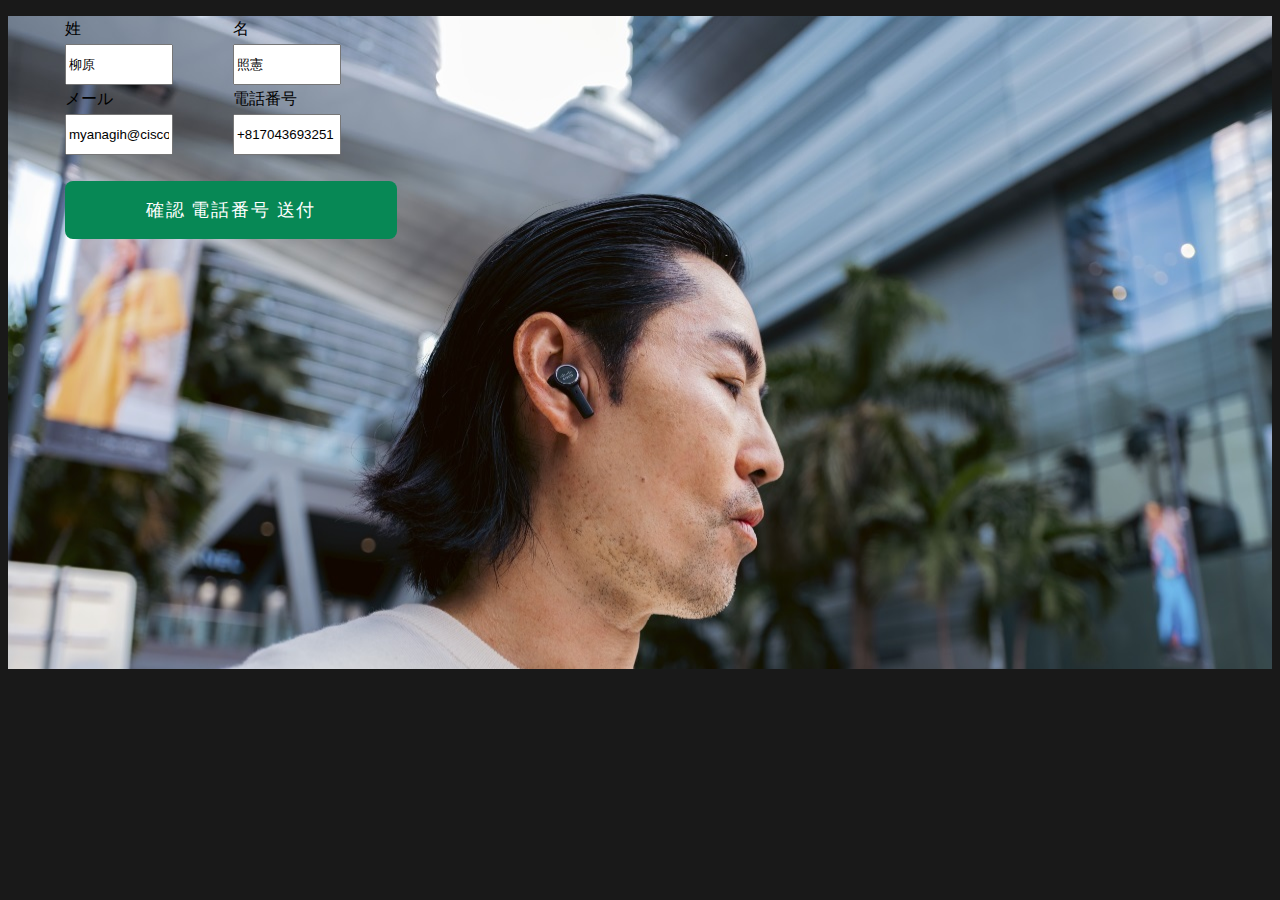
<file: send_sms_phone_link.html>
<!DOCTYPE HTML PUBLIC "-//W3C//DTD HTML 4.01 Frameset//EN" "http://www.w3.org/TR/html4/frameset.dtd">
<html lang="ja">
<head>
	<meta charset="UTF-8">
	<meta http-equiv="X-UA-Compatible" content="IE=edge">
	<meta name="viewport" content="width=device-width, initial-scale=1.0">
	<link rel="stylesheet" href="./style/form_sms.css">
	<script type="text/javascript" src="./js/send_sms_phone_link.js"></script>
	<title>Cisco Webex | IVR番号の送付 </title>


<body bgcolor="#191919">

<style>
<!--
td.a {
	color: #fff;
	font-size: xx-large;
}
-->

</style>

<div style="background: url(phoneReq.jpg); background-repeat: no-repeat;">
	<p>
	</p>
	<p >
	<table>
		<tr>
			<td rowspan="10" width="50"></td>
			<td width="150" id="a">姓</td>
			<td width="150" id="b">名</td>
		</tr>
		<tr>
			<td><input type="text" id="lastname" name="lastname" size="50" required size="50" value="柳原"></td>
			<td><input type="text" id="firstname" name="firstname" size="50" required size="50" value="照憲"></td>
		</tr>
		<tr>
			<td>メール</td>
			<td>電話番号</td>
		</tr>
		<tr>
			<td><input type="text" id="mail" name="mail" size="40" value="myanagih@cisco.com"></td>
			<td><input type="text" id="tell" name="tell" size="40" value="+817043693251"></td>
		</tr>
		<tr>
			<td>
				<BR>
				<input type="hidden" id="destination" name="destination" value="+15094082332">
				<input type="hidden" id="destination-ryu" name="destination-ryu" value="+14402079228">
			</td>
		</tr>
		<tr>
			<td colspan="2"><a href="#" id="btnSend" class="btn btn--green btn--radius" onclick="sendRequest(' ')">確認 電話番号 送付</a></td>
		</tr>
	</table>
	</p>
	<br> <br>　<br>　<br>　<br>　<br>　<br> <br>　<br>　<br>　<br>　<br>　<br>　<br>　<br>　<br>　<br>　<br>　<br>　
</div>
</body>


</html>
</file>
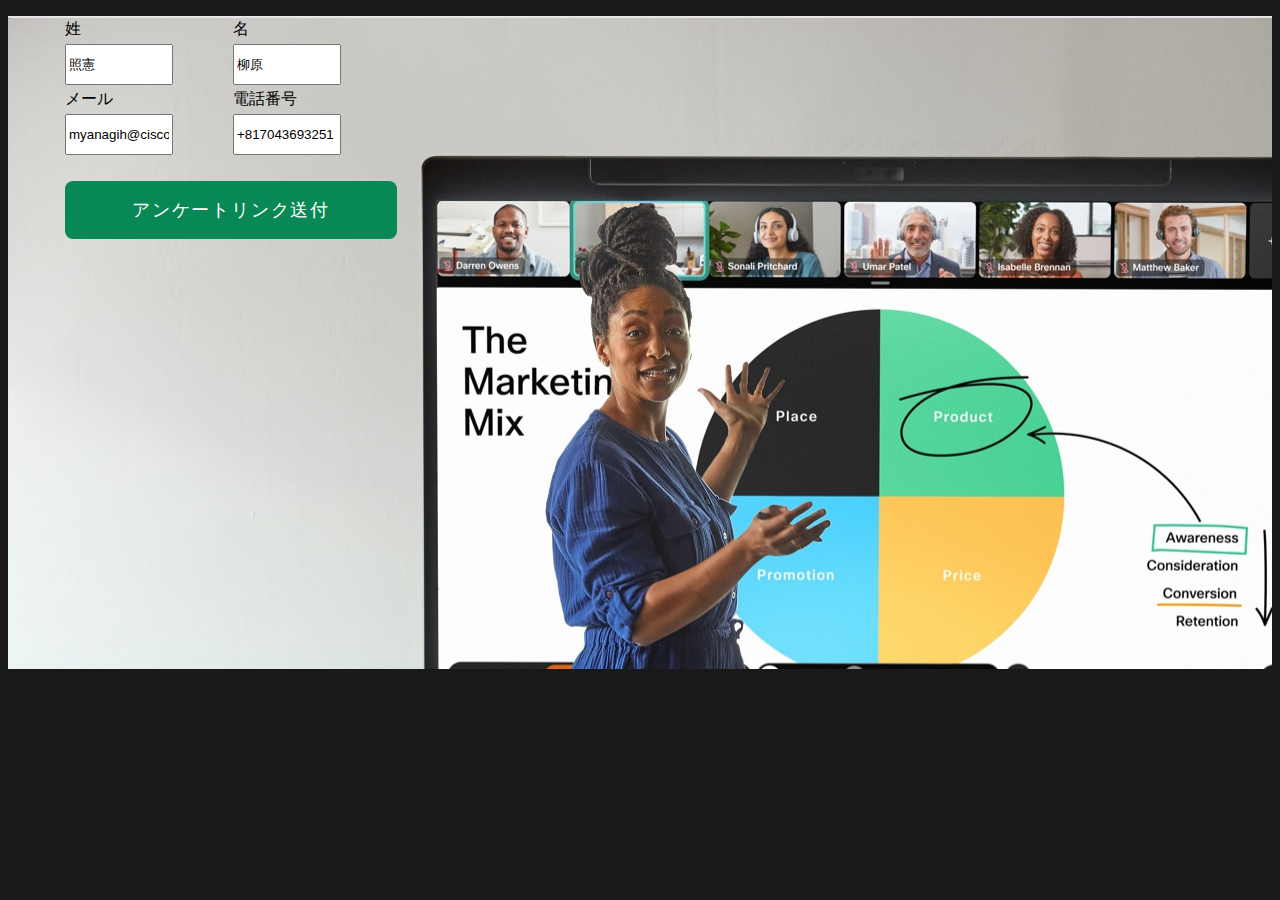
<file: send_sms_survery_link.html>
<!DOCTYPE HTML PUBLIC "-//W3C//DTD HTML 4.01 Frameset//EN" "http://www.w3.org/TR/html4/frameset.dtd">
<html lang="ja">
<head>
	<meta charset="UTF-8">
	<meta http-equiv="X-UA-Compatible" content="IE=edge">
	<meta name="viewport" content="width=device-width, initial-scale=1.0">
	<link rel="stylesheet" href="./style/form_sms.css">
	<script type="text/javascript" src="./js/send_sms_survey_link.js"></script>
	<title>Cisco Webex | アンケートリンクの送付 </title>


<body bgcolor="#191919">

<style>
<!--
td.a {
	color: #fff;
	font-size: xx-large;
}
-->

</style>

<div style="background: url(surveyReq.jpg); background-repeat: no-repeat;">
	<p>
	</p>
	<p >
	<table>
		<tr>
			<td rowspan="10" width="50"></td>
			<td width="150" id="a">姓</td>
			<td width="150" id="b">名</td>
		</tr>
		<tr>
			<td><input type="text" id="lastname" name="lastname" size="50" required size="50" value="照憲"></td>
			<td><input type="text" id="firstname" name="firstname" size="50" required size="50" value="柳原"></td>
		</tr>
		<tr>
			<td>メール</td>
			<td>電話番号</td>
		</tr>
		<tr>
			<td><input type="text" id="mail" name="mail" size="40" value="myanagih@cisco.com"></td>
			<td><input type="text" id="tell" name="tell" size="40" value="+817043693251"></td>
		</tr>
		<tr>
			<td>
				<BR>
				<input type="hidden" id="destination" name="destination" value="+15094082332">
				<input type="hidden" id="destination-ryu" name="destination-ryu" value="+14402079228">
			</td>
		</tr>
		<tr>
			<td colspan="2"><a href="#" id="btnSend" class="btn btn--green btn--radius" onclick="sendRequest(' ')">アンケートリンク送付</a></td>
		</tr>
	</table>
	</p>
	<br> <br>　<br>　<br>　<br>　<br>　<br> <br>　<br>　<br>　<br>　<br>　<br>　<br>　<br>　<br>　<br>　<br>　<br>　
</div>
</body>


</html>
</file>
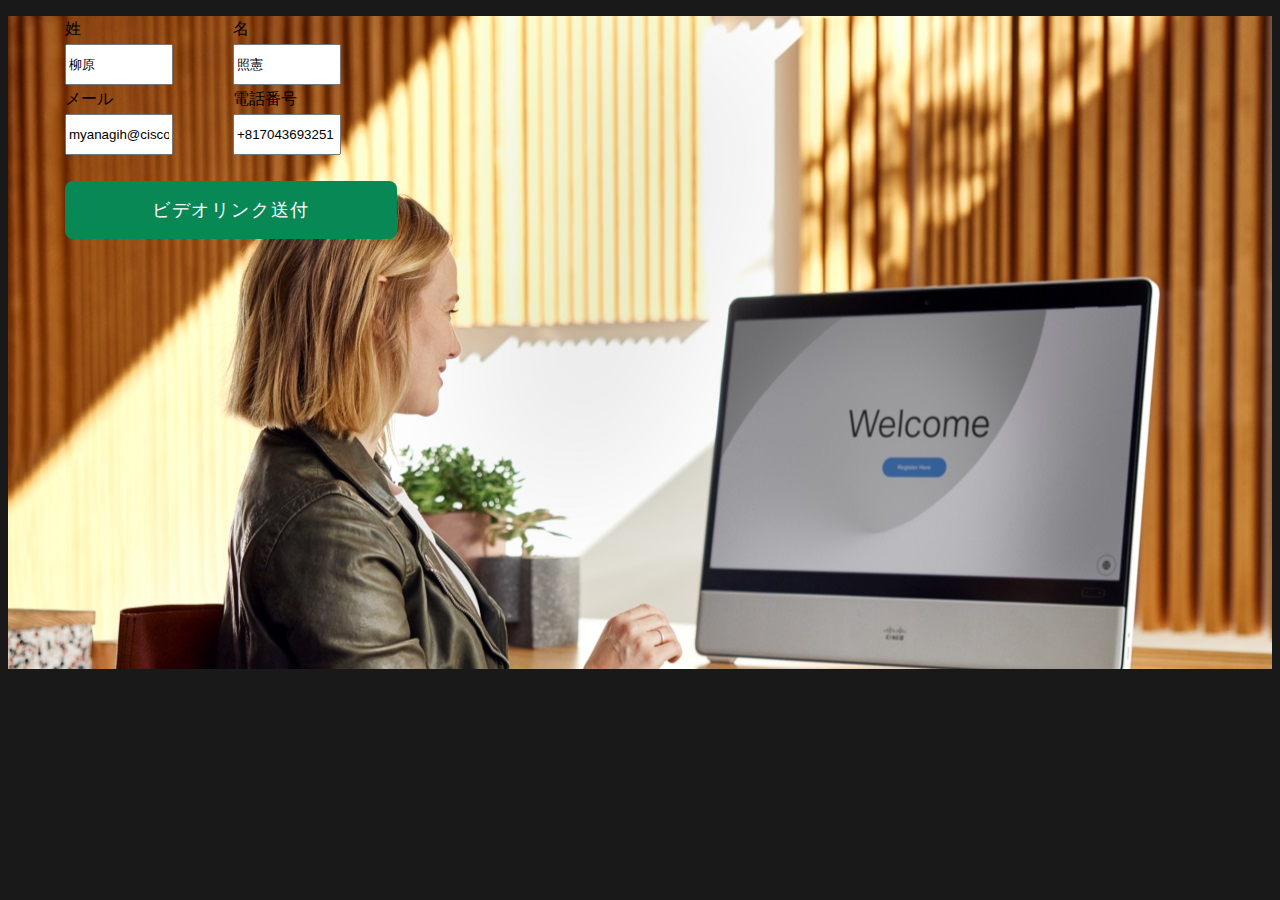
<file: send_sms_video_link.html>
<!DOCTYPE HTML PUBLIC "-//W3C//DTD HTML 4.01 Frameset//EN" "http://www.w3.org/TR/html4/frameset.dtd">
<html lang="ja">
<head>
	<meta charset="UTF-8">
	<meta http-equiv="X-UA-Compatible" content="IE=edge">
	<meta name="viewport" content="width=device-width, initial-scale=1.0">
	<link rel="stylesheet" href="./style/form_sms.css">
	<script type="text/javascript" src="./js/send_sms_video_link.js"></script>
	<title>Cisco Webex | ビデオ会議の招待 </title>


<body bgcolor="#191919">

<style>
<!--
td.a {
	color: #fff;
	font-size: xx-large;
}
-->

</style>

<div style="background: url(videoReq_form.jpg); background-repeat: no-repeat;">
	<p>
	</p>
	<p >
	<table>
		<tr>
			<td rowspan="10" width="50"></td>
			<td width="150" id="a">姓</td>
			<td width="150" id="b">名</td>
		</tr>
		<tr>
			<td><input type="text" id="lastname" name="lastname" required size="20" value="柳原"></td>
			<td><input type="text" id="firstname" name="firstname" required size="20" value="照憲"></td>
		</tr>
		<tr>
			<td>メール</td>
			<td>電話番号</td>
		</tr>
		<tr>
			<td><input type="text" id="mail" name="mail" size="20" value="myanagih@cisco.com"></td>
			<td><input type="text" id="tell" name="tell" size="20" value="+817043693251"></td>
		</tr>
		<tr>
			<td>
				<BR>
				<input type="hidden" id="destination" name="destination" value="+15094082332">
				<input type="hidden" id="destination-ryu" name="destination-ryu" value="+14402079228">
			</td>
		</tr>
		<tr>
			<td colspan="2"><a href="#" id="btnSend" class="btn btn--green btn--radius" onclick="sendRequest(' ')">ビデオリンク送付</a></td>
		</tr>
	</table>
	</p>
	<br> <br>　<br>　<br>　<br>　<br>　<br> <br>　<br>　<br>　<br>　<br>　<br>　<br>　<br>　<br>　<br>　<br>　<br>　
</div>
</body>


</html>
</file>
<file: style/call_sum2.css>
body {
  background-color: #ffffff;
  font-family: sans-serif;
  font-size: 16px;
}

.container {
  width: 700px;
  margin: 0 auto;
}

h1 {
  text-align: center;
  font-size: 24px;
  color: #333333;
}

ul {
  list-style-type: none;
  margin: 0;
  padding: 0;
}

li.sum::before {
  content: ' - ';
  line-height: 20px;
}


li.check{
  position: relative;
}

li.check::after{
  content: '';
  display: block;
  position: absolute;
  top: .5em;
  left: -1.5em;
  width: 10px;
  height: 5px;
  border-left: 2px solid #25AF01;
  border-bottom: 2px solid #25AF01;
  transform: rotate(-45deg);
}

li.stred {
    list-style:  none;      /* デフォルトのアイコンを消す */
    position: relative;
}

li.stred::before{
    content:  "";     /* 空の要素作成 */
    width:  15px;               /* 幅指定 */
    height:  15px;              /* 高さ指定 */
    display:  inline-block;     /* インラインブロックにする */
    background-color: #ba1d27;  /* 背景色指定 */
    border-radius:  50%;        /* 要素を丸くする */
    position:  relative;        /* 位置調整 */
    top: 2px;                  /* 位置調整 */
    margin-right: 5px;          /* 余白指定 */
}


li.stora {
    list-style:  none;      /* デフォルトのアイコンを消す */
    position: relative;
}

li.stora::before{
    content:  "";     /* 空の要素作成 */
    width:  15px;               /* 幅指定 */
    height:  15px;              /* 高さ指定 */
    display:  inline-block;     /* インラインブロックにする */
    background-color: #dd8450;  /* 背景色指定 */
    border-radius:  50%;        /* 要素を丸くする */
    position:  relative;        /* 位置調整 */
    top: 2px;                  /* 位置調整 */
    margin-right: 5px;          /* 余白指定 */
}

li.senti {
  list-style:  none;      /* デフォルトのアイコンを消す */
  border-radius: 5px;
  padding: 10px 15px;
  background-color: #e1f2ae;
  width: 100px;
}


li.senti::after{
    content:  "→";     /* 空の要素作成 */
    width:  15px;               /* 幅指定 */
    height:  15px;              /* 高さ指定 */
    display:  inline-block;     /* インラインブロックにする */
    color: #dd8450;  /* 背景色指定 */
    position:  relative;        /* 位置調整 */
    top: 2px;                  /* 位置調整 */
    margin-right: 5px;          /* 余白指定 */
    -webkit-transform: rotate(-45deg);
    transform: rotate(-45deg);
}


table.border {
  width: 100%;
  border-collapse: collapse;
  margin-top: 20px;
  border: 1px solid #cccccc;
}


table {
  width: 100%;
  border-collapse: collapse;
  margin-top: 20px;
}

th,
td {
  text-align: left;
  padding: 10px;
}

th.no,
td.no {
  border: 0px;
  padding: 10px;
}



.title {
  font-size: 18px;
  font-weight: bold;
}

.selection {
  width: 150px;
  border-radius: 5px;
  padding: 5px;
  color: #ffffff;
  background-color: #b9b9b9;
}

.action{
  width: 100px;
}

.btn {
  border-radius: 5px;
  padding: 10px 15px;
  background-color: #007bff;
  color: #ffffff;
  cursor: pointer;
}

.btn--green {
  background-color: #00c853;
}

.btn--navy {
  background-color: #007aa3;
  color: #f7f7f7;
}
</file>
<file: style/gbt_form.css>
/* General Styles */
html{
   background:url(../img/background.jpg?auto=compress&cs=tinysrgb&h=750&w=1260) no-repeat;
   background-size: cover;
   height:100%;
   background-color: #FFFFFF;
}
* {
   box-sizing:border-box;
   -webkit-box-sizing:border-box;
   -moz-box-sizing:border-box;
   -webkit-font-smoothing:antialiased;
   -moz-font-smoothing:antialiased;
   -o-font-smoothing:antialiased;
   font-smoothing:antialiased;
   text-rendering:optimizeLegibility;
}
body {
   color: #ffffff;
   font-family: Arial, san-serif;
}


/* Contact Form Styles */
h1 {
   margin: 10px 0 0 0;
}
h4{
   margin: 0 0 20px 0;
}
#contact-form {
   background-color: #383F46;
   padding: 10px 20px 30px 20px;
   max-width:100%;
   float: left;
   left: 50%;
   position: absolute;
   margin-top:30px;
   margin-left: -30%;
   margin-right: 30%;
   border-radius:7px;
   -webkit-border-radius:7px;
   -moz-border-radius:7px;
}
#contact-form input,   
#contact-form select,   
#contact-form textarea,   
#contact-form label { 
   font-size: 15px;  
   margin-bottom: 2px;
   font-family: Arial, san-serif;
} 
#contact-form input,   
#contact-form select,   
#contact-form textarea { 
   width:100%;
   background: #fff;
   border: 0; 
   -moz-border-radius: 4px;  
   -webkit-border-radius: 4px;  
   border-radius: 4px;
   margin-bottom: 25px;  
   padding: 5px;  
}  
#contact-form input:focus,   
#contact-form select:focus,   
#contact-form textarea:focus {  
   background-color: #E5E6E7; 
}  
#contact-form textarea {
   width:100%;
   height: 150px;
}
#contact-form button[type="submit"] {
   cursor:pointer;
   width:100%;
   border:none;
   background:#006622;

   color:#FFF;
   margin:0 0 5px;
   padding:10px;
   border-radius:5px;
}
#contact-form button[type="submit"]:hover {
   background:#00b33c;
   -webkit-transition:background 0.3s ease-in-out;
   -moz-transition:background 0.3s ease-in-out;
   transition:background-color 0.3s ease-in-out;
}
#contact-form button[type="submit"]:active {
   box-shadow:inset 0 1px 3px rgba(0,0,0,0.5);
}
input:required, textarea:required {  
   box-shadow: none;
   -moz-box-shadow: none;  
   -webkit-box-shadow: none;  
   -o-box-shadow: none;  
} 
#contact-form .required {  
   font-weight:bold;  
   color: #E5E6E7;      
}

/* Hide success/failure message
   (especially since the php is missing) */
#failure, #success {
   color: #6EA070; 
   display:none;  
}

/* Make form look nice on smaller screens */
@media only screen and (max-width: 580px) {
   #contact-form{
      left: 3%;
      margin-right: 3%;
      width: 88%;
      margin-left: 0;
      padding-left: 3%;
      padding-right: 3%;
   }
}

.name_f, .relation, .date1, .time1, .date2, .time2, .email, .telephone{
   width: 45%;
   display:inline-block;
}

.name_f, .time1, .time2, .telephone{
   margin-left: 20px;
}

.btn--green,
a.btn--green {
  width: 370px;
  color: #fff;
  background-color: #d65430;
}
.btn--green:hover,
a.btn--green:hover {
  color: #000;
  background: #ffffff;
}


.sendInfo {
  color: #fff;
  width: 100%;
  background-color: #d65430;
  text-align: center;
  font-size: 35px;

}
</file>
<file: style/form.css>
.btn--green,
a.btn--green {
	width: 300px;
	color: #fff;
	background-color: #078855;
}

.btn--green:hover,
a.btn--green:hover {
	color: #fff;
	background-color: #078855;
}

a.btn--radius {
	border-radius: 100vh;
}

.btn,
a.btn,
button.btn {
	font-size: 1.1rem;
	font-weight: 200;
	line-height: 1.5;
	position: relative;
	display: inline-block;
	padding: 1rem 1rem;
	cursor: pointer;
	-webkit-user-select: none;
	-moz-user-select: none;
	-ms-user-select: none;
	user-select: none;
	-webkit-transition: all 0.3s;
	transition: all 0.3s;
	text-align: center;
	vertical-align: middle;
	text-decoration: none;
	letter-spacing: 0.1em;
	border-radius: 0.5rem;
}

input[type=text]{
	width:300px;
	height:35px;
}
</file>
<file: style/kanpo_form.css>
/* General Styles */
html{
   background:url(../img/background.jpg?auto=compress&cs=tinysrgb&h=750&w=1260) no-repeat;
   background-size: cover;
   height:100%;
   background-color: #FFFFFF;
}
* {
   box-sizing:border-box;
   -webkit-box-sizing:border-box;
   -moz-box-sizing:border-box;
   -webkit-font-smoothing:antialiased;
   -moz-font-smoothing:antialiased;
   -o-font-smoothing:antialiased;
   font-smoothing:antialiased;
   text-rendering:optimizeLegibility;
}
body {
   color: #ffffff;
   font-family: Arial, san-serif;
}


/* Contact Form Styles */
h1 {
   margin: 10px 0 0 0;
}
h4{
   margin: 0 0 20px 0;
}
#contact-form {
   background-color: #000099;
   padding: 10px 20px 30px 20px;
   max-width:100%;
   float: left;
   left: 50%;
   position: absolute;
   margin-top:30px;
   margin-left: -30%;
   margin-right: 30%;
   border-radius:7px;
   -webkit-border-radius:7px;
   -moz-border-radius:7px;
}
#contact-form input,   
#contact-form select,   
#contact-form textarea,   
#contact-form label { 
   font-size: 15px;  
   margin-bottom: 2px;
   font-family: Arial, san-serif;
} 
#contact-form input,   
#contact-form select,   
#contact-form textarea { 
   width:100%;
   background: #fff;
   border: 0; 
   -moz-border-radius: 4px;  
   -webkit-border-radius: 4px;  
   border-radius: 4px;
   margin-bottom: 25px;  
   padding: 5px;  
}  
#contact-form input:focus,   
#contact-form select:focus,   
#contact-form textarea:focus {  
   background-color: #E5E6E7; 
}  
#contact-form textarea {
   width:100%;
   height: 150px;
}
#contact-form button[type="submit"] {
   cursor:pointer;
   width:100%;
   border:none;
   background:#006622;

   color:#FFF;
   margin:0 0 5px;
   padding:10px;
   border-radius:5px;
}
#contact-form button[type="submit"]:hover {
   background:#00b33c;
   -webkit-transition:background 0.3s ease-in-out;
   -moz-transition:background 0.3s ease-in-out;
   transition:background-color 0.3s ease-in-out;
}
#contact-form button[type="submit"]:active {
   box-shadow:inset 0 1px 3px rgba(0,0,0,0.5);
}
input:required, textarea:required {  
   box-shadow: none;
   -moz-box-shadow: none;  
   -webkit-box-shadow: none;  
   -o-box-shadow: none;  
} 
#contact-form .required {  
   font-weight:bold;  
   color: #E5E6E7;      
}

/* Hide success/failure message
   (especially since the php is missing) */
#failure, #success {
   color: #6EA070; 
   display:none;  
}

/* Make form look nice on smaller screens */
@media only screen and (max-width: 580px) {
   #contact-form{
      left: 3%;
      margin-right: 3%;
      width: 88%;
      margin-left: 0;
      padding-left: 3%;
      padding-right: 3%;
   }
}

.name_f, .relation, .date1, .time1, .date2, .time2, .email, .telephone{
   width: 45%;
   display:inline-block;
}

.relation, .time1, .time2, .telephone{
   margin-left: 20px;
}

.btn--green,
a.btn--green {
  width: 370px;
  color: #fff;
  background-color: #078855;
}
.btn--green:hover,
a.btn--green:hover {
  color: #000;
  background: #ffffff;
}


.sendInfo {
  color: #fff;
  width: 100%;
  background-color: #078855;
  text-align: center;
  font-size: 35px;

}
</file>
<file: style/kanpo.css>
html{
/*   background:url(../img/kanpo_back.png?auto=compress&cs=tinysrgb&h=750&w=1260) no-repeat;*/
/*   background-size: cover;*/
   height:100%; 
   background-color: #FFFFFF; 
}

body {
}

table {
   border-spacing: 20px 900px;
}

.wrapper {
   background:url(../img/kanpo_back.png) no-repeat;
   height: 2900px;
   width: 1920px;
   background-color: #FFFFFF; 
   margin: 2px;
}


.act {
   color: red; 
   margin: 1px 1px 1px 955px;
}


a.btn--green {
  width: 370px;
  color: #fff;
  background-color: #078855;
}
.btn--green:hover,
a.btn--green:hover {
  color: #000;
  background: #ffffff;
}

a.btn--radius {
   border-radius: 100vh;
}

.btn--white,
a.btn--white {
  width: 160px;
  color: #fff;
  background-color: #000000;
  border: 2px solid #ffffff;
}
.btn--white:hover,
a.btn--white:hover {
  color: #000;
  background: #ffffff;
}



a.btn--red {
  width: 620px;
  height: 80px;
  color: #fff;
  background-color: #ff393a;

  font-size: 35px;
  padding: 1.5rem;
  font-weight: 600;
  line-height: 1.5;
  text-align: center;
  white-space: nowrap;

}
.btn--red:hover,
a.btn--red:hover {
  color: #000;
  background: #fffff0;

  padding: 1.5rem;
  font-weight: 600;
  font-size: 35px;
  line-height: 1.5;
  text-align: center;
  white-space: nowrap;

}



.btn,
a.btn,
button.btn {
  line-height: 1.5;
  position: relative;
  display: inline-block;
  padding: 1rem 1rem;
  cursor: pointer;
  -webkit-user-select: none;
  -moz-user-select: none;
  -ms-user-select: none;
  user-select: none;
  -webkit-transition: all 0.3s;
  transition: all 0.3s;
  text-align: center;
  text-decoration: none;
  letter-spacing: 0.1em;
  border-radius: 0.5rem;
}

input[type=text]{
width:370px;
height:30px;
}
</file>
<file: style/form_sms.css>
.btn--green,
a.btn--green {
	width: 300px;
	color: #fff;
	background-color: #078855;
}

.btn--green:hover,
a.btn--green:hover {
	color: #fff;
	background-color: #078855;
}

a.btn--radius {
	border-radius: 100vh;
}

.btn,
a.btn,
button.btn {
	font-size: 1.1rem;
	font-weight: 200;
	line-height: 1.5;
	position: relative;
	display: inline-block;
	padding: 1rem 1rem;
	cursor: pointer;
	-webkit-user-select: none;
	-moz-user-select: none;
	-ms-user-select: none;
	user-select: none;
	-webkit-transition: all 0.3s;
	transition: all 0.3s;
	text-align: center;
	vertical-align: middle;
	text-decoration: none;
	letter-spacing: 0.1em;
	border-radius: 0.5rem;
}

input[type=text]{
	width:100px;
	height:35px;
}
</file>
